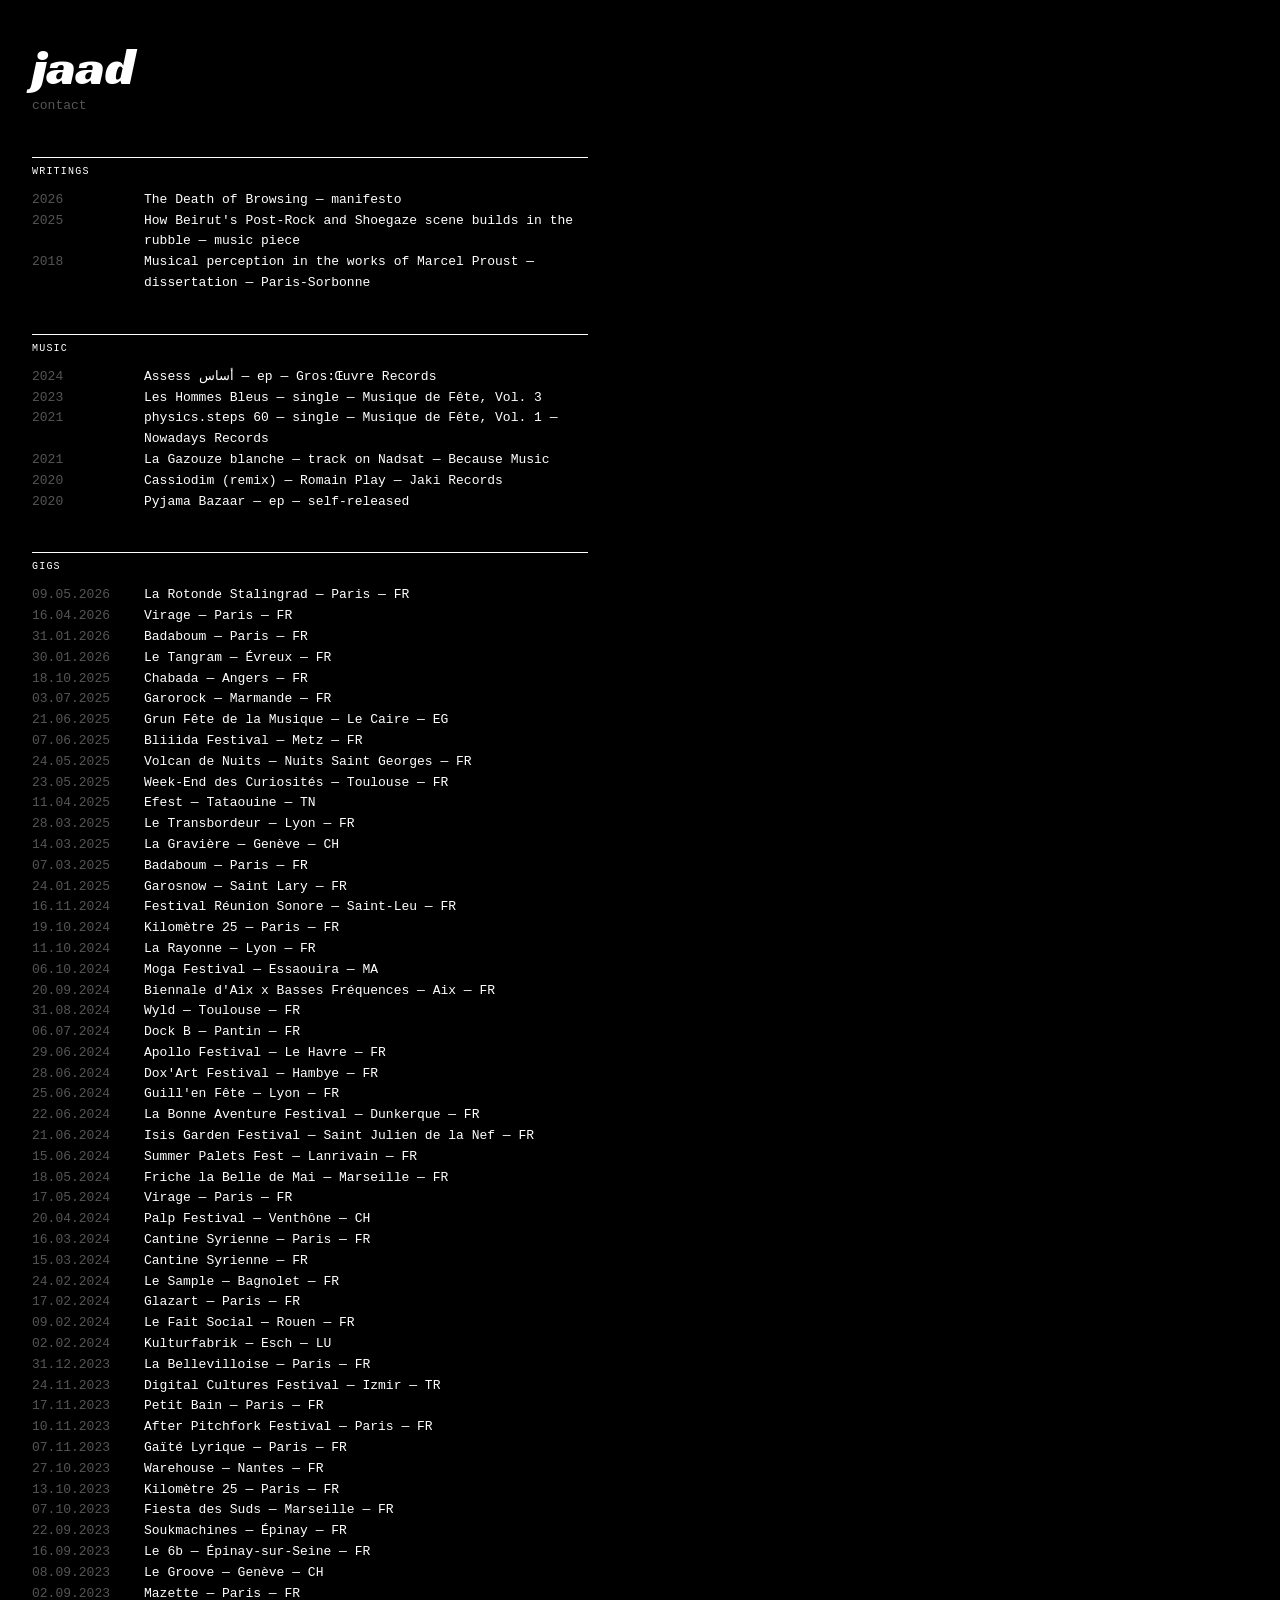
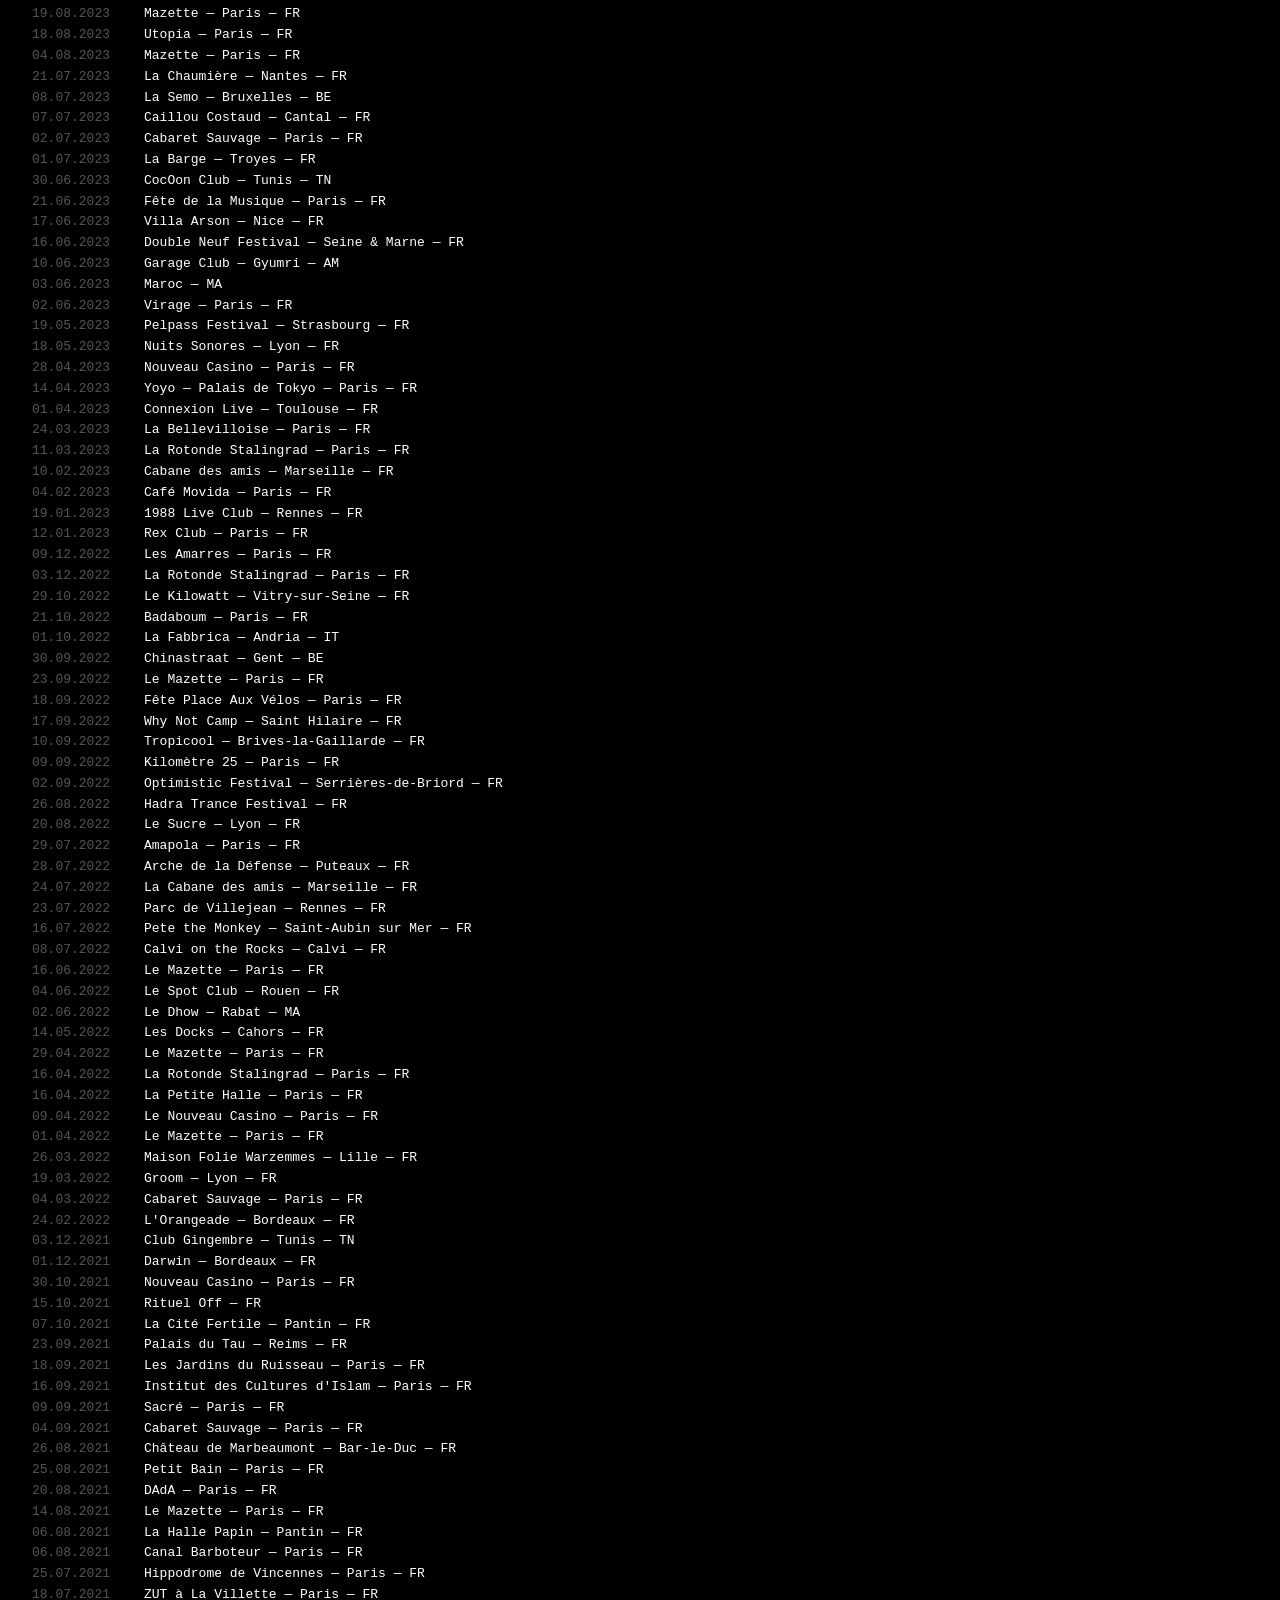
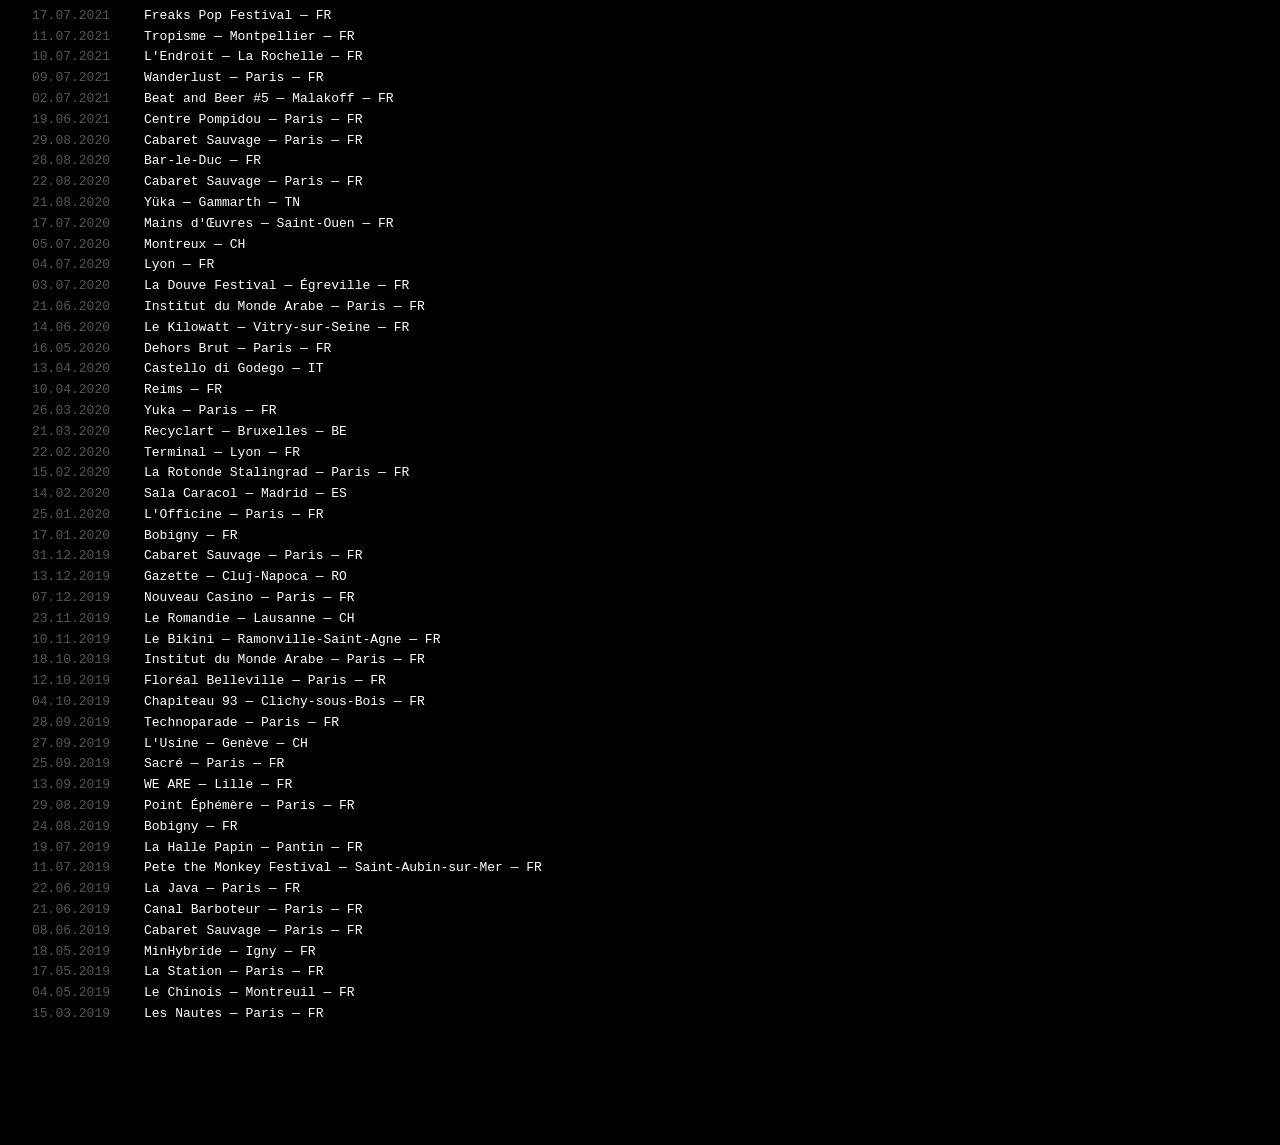
<file: index.html>
<!DOCTYPE html>
<html lang="en">
<head>
  <meta charset="UTF-8" />
  <meta name="viewport" content="width=device-width, initial-scale=1.0" />
  <title>jaad</title>
  <meta name="description" content="jaad — writer, musician." />
  <link rel="stylesheet" href="style.css" />
</head>
<body class="theme-mono">
<div class="wrap">

  <div class="top">jaad</div>
  <div class="foot"><a href="mailto:hello.jaad.contact@gmail.com">contact</a></div>

  <div class="block" id="writings">
    <div class="block-label">writings</div>
    <div class="line"><span class="d">2026</span><span class="c"><a href="manifesto.html">The Death of Browsing</a> — manifesto</span></div>
    <div class="line"><span class="d">2025</span><span class="c"><a href="essay-beirut.html">How Beirut's Post-Rock and Shoegaze scene builds in the rubble</a> — music piece</span></div>
    <div class="line"><span class="d">2018</span><span class="c"><a href="essay-proust.html">Musical perception in the works of Marcel Proust</a> — dissertation — Paris-Sorbonne</span></div>
  </div>

  <div class="block" id="music">
    <div class="block-label">music</div>
    <div class="line"><span class="d">2024</span><span class="c"><a href="https://kabylieminogueassess.bandcamp.com/album/assess" target="_blank" rel="noopener">Assess أساس</a> — ep — Gros:Œuvre Records</span></div>
    <div class="line"><span class="d">2023</span><span class="c">Les Hommes Bleus — single — Musique de Fête, Vol. 3</span></div>
    <div class="line"><span class="d">2021</span><span class="c">physics.steps 60 — single — Musique de Fête, Vol. 1 — Nowadays Records</span></div>
    <div class="line"><span class="d">2021</span><span class="c">La Gazouze blanche — track on Nadsat — Because Music</span></div>
    <div class="line"><span class="d">2020</span><span class="c">Cassiodim (remix) — Romain Play — Jaki Records</span></div>
    <div class="line"><span class="d">2020</span><span class="c"><a href="https://soundcloud.com/kabylieminogue" target="_blank" rel="noopener">Pyjama Bazaar</a> — ep — self-released</span></div>
  </div>

  <div class="block" id="gigs">
    <div class="block-label">gigs</div>

    <div class="line"><span class="d">09.05.2026</span><span class="c">La Rotonde Stalingrad — Paris — FR</span></div>
    <div class="line"><span class="d">16.04.2026</span><span class="c">Virage — Paris — FR</span></div>
    <div class="line"><span class="d">31.01.2026</span><span class="c">Badaboum — Paris — FR</span></div>
    <div class="line"><span class="d">30.01.2026</span><span class="c">Le Tangram — Évreux — FR</span></div>

    <div class="line"><span class="d">18.10.2025</span><span class="c">Chabada — Angers — FR</span></div>
    <div class="line"><span class="d">03.07.2025</span><span class="c">Garorock — Marmande — FR</span></div>
    <div class="line"><span class="d">21.06.2025</span><span class="c">Grun Fête de la Musique — Le Caire — EG</span></div>
    <div class="line"><span class="d">07.06.2025</span><span class="c">Bliiida Festival — Metz — FR</span></div>
    <div class="line"><span class="d">24.05.2025</span><span class="c">Volcan de Nuits — Nuits Saint Georges — FR</span></div>
    <div class="line"><span class="d">23.05.2025</span><span class="c">Week-End des Curiosités — Toulouse — FR</span></div>
    <div class="line"><span class="d">11.04.2025</span><span class="c">Efest — Tataouine — TN</span></div>
    <div class="line"><span class="d">28.03.2025</span><span class="c">Le Transbordeur — Lyon — FR</span></div>
    <div class="line"><span class="d">14.03.2025</span><span class="c">La Gravière — Genève — CH</span></div>
    <div class="line"><span class="d">07.03.2025</span><span class="c">Badaboum — Paris — FR</span></div>
    <div class="line"><span class="d">24.01.2025</span><span class="c">Garosnow — Saint Lary — FR</span></div>

    <div class="line"><span class="d">16.11.2024</span><span class="c">Festival Réunion Sonore — Saint-Leu — FR</span></div>
    <div class="line"><span class="d">19.10.2024</span><span class="c">Kilomètre 25 — Paris — FR</span></div>
    <div class="line"><span class="d">11.10.2024</span><span class="c">La Rayonne — Lyon — FR</span></div>
    <div class="line"><span class="d">06.10.2024</span><span class="c">Moga Festival — Essaouira — MA</span></div>
    <div class="line"><span class="d">20.09.2024</span><span class="c">Biennale d'Aix x Basses Fréquences — Aix — FR</span></div>
    <div class="line"><span class="d">31.08.2024</span><span class="c">Wyld — Toulouse — FR</span></div>
    <div class="line"><span class="d">06.07.2024</span><span class="c">Dock B — Pantin — FR</span></div>
    <div class="line"><span class="d">29.06.2024</span><span class="c">Apollo Festival — Le Havre — FR</span></div>
    <div class="line"><span class="d">28.06.2024</span><span class="c">Dox'Art Festival — Hambye — FR</span></div>
    <div class="line"><span class="d">25.06.2024</span><span class="c">Guill'en Fête — Lyon — FR</span></div>
    <div class="line"><span class="d">22.06.2024</span><span class="c">La Bonne Aventure Festival — Dunkerque — FR</span></div>
    <div class="line"><span class="d">21.06.2024</span><span class="c">Isis Garden Festival — Saint Julien de la Nef — FR</span></div>
    <div class="line"><span class="d">15.06.2024</span><span class="c">Summer Palets Fest — Lanrivain — FR</span></div>
    <div class="line"><span class="d">18.05.2024</span><span class="c">Friche la Belle de Mai — Marseille — FR</span></div>
    <div class="line"><span class="d">17.05.2024</span><span class="c">Virage — Paris — FR</span></div>
    <div class="line"><span class="d">20.04.2024</span><span class="c">Palp Festival — Venthône — CH</span></div>
    <div class="line"><span class="d">16.03.2024</span><span class="c">Cantine Syrienne — Paris — FR</span></div>
    <div class="line"><span class="d">15.03.2024</span><span class="c">Cantine Syrienne — FR</span></div>
    <div class="line"><span class="d">24.02.2024</span><span class="c">Le Sample — Bagnolet — FR</span></div>
    <div class="line"><span class="d">17.02.2024</span><span class="c">Glazart — Paris — FR</span></div>
    <div class="line"><span class="d">09.02.2024</span><span class="c">Le Fait Social — Rouen — FR</span></div>
    <div class="line"><span class="d">02.02.2024</span><span class="c">Kulturfabrik — Esch — LU</span></div>

    <div class="line"><span class="d">31.12.2023</span><span class="c">La Bellevilloise — Paris — FR</span></div>
    <div class="line"><span class="d">24.11.2023</span><span class="c">Digital Cultures Festival — Izmir — TR</span></div>
    <div class="line"><span class="d">17.11.2023</span><span class="c">Petit Bain — Paris — FR</span></div>
    <div class="line"><span class="d">10.11.2023</span><span class="c">After Pitchfork Festival — Paris — FR</span></div>
    <div class="line"><span class="d">07.11.2023</span><span class="c">Gaïté Lyrique — Paris — FR</span></div>
    <div class="line"><span class="d">27.10.2023</span><span class="c">Warehouse — Nantes — FR</span></div>
    <div class="line"><span class="d">13.10.2023</span><span class="c">Kilomètre 25 — Paris — FR</span></div>
    <div class="line"><span class="d">07.10.2023</span><span class="c">Fiesta des Suds — Marseille — FR</span></div>
    <div class="line"><span class="d">22.09.2023</span><span class="c">Soukmachines — Épinay — FR</span></div>
    <div class="line"><span class="d">16.09.2023</span><span class="c">Le 6b — Épinay-sur-Seine — FR</span></div>
    <div class="line"><span class="d">08.09.2023</span><span class="c">Le Groove — Genève — CH</span></div>
    <div class="line"><span class="d">02.09.2023</span><span class="c">Mazette — Paris — FR</span></div>
    <div class="line"><span class="d">19.08.2023</span><span class="c">Mazette — Paris — FR</span></div>
    <div class="line"><span class="d">18.08.2023</span><span class="c">Utopia — Paris — FR</span></div>
    <div class="line"><span class="d">04.08.2023</span><span class="c">Mazette — Paris — FR</span></div>
    <div class="line"><span class="d">21.07.2023</span><span class="c">La Chaumière — Nantes — FR</span></div>
    <div class="line"><span class="d">08.07.2023</span><span class="c">La Semo — Bruxelles — BE</span></div>
    <div class="line"><span class="d">07.07.2023</span><span class="c">Caillou Costaud — Cantal — FR</span></div>
    <div class="line"><span class="d">02.07.2023</span><span class="c">Cabaret Sauvage — Paris — FR</span></div>
    <div class="line"><span class="d">01.07.2023</span><span class="c">La Barge — Troyes — FR</span></div>
    <div class="line"><span class="d">30.06.2023</span><span class="c">CocOon Club — Tunis — TN</span></div>
    <div class="line"><span class="d">21.06.2023</span><span class="c">Fête de la Musique — Paris — FR</span></div>
    <div class="line"><span class="d">17.06.2023</span><span class="c">Villa Arson — Nice — FR</span></div>
    <div class="line"><span class="d">16.06.2023</span><span class="c">Double Neuf Festival — Seine & Marne — FR</span></div>
    <div class="line"><span class="d">10.06.2023</span><span class="c">Garage Club — Gyumri — AM</span></div>
    <div class="line"><span class="d">03.06.2023</span><span class="c">Maroc — MA</span></div>
    <div class="line"><span class="d">02.06.2023</span><span class="c">Virage — Paris — FR</span></div>
    <div class="line"><span class="d">19.05.2023</span><span class="c">Pelpass Festival — Strasbourg — FR</span></div>
    <div class="line"><span class="d">18.05.2023</span><span class="c">Nuits Sonores — Lyon — FR</span></div>
    <div class="line"><span class="d">28.04.2023</span><span class="c">Nouveau Casino — Paris — FR</span></div>
    <div class="line"><span class="d">14.04.2023</span><span class="c">Yoyo — Palais de Tokyo — Paris — FR</span></div>
    <div class="line"><span class="d">01.04.2023</span><span class="c">Connexion Live — Toulouse — FR</span></div>
    <div class="line"><span class="d">24.03.2023</span><span class="c">La Bellevilloise — Paris — FR</span></div>
    <div class="line"><span class="d">11.03.2023</span><span class="c">La Rotonde Stalingrad — Paris — FR</span></div>
    <div class="line"><span class="d">10.02.2023</span><span class="c">Cabane des amis — Marseille — FR</span></div>
    <div class="line"><span class="d">04.02.2023</span><span class="c">Café Movida — Paris — FR</span></div>
    <div class="line"><span class="d">19.01.2023</span><span class="c">1988 Live Club — Rennes — FR</span></div>
    <div class="line"><span class="d">12.01.2023</span><span class="c">Rex Club — Paris — FR</span></div>

    <div class="line"><span class="d">09.12.2022</span><span class="c">Les Amarres — Paris — FR</span></div>
    <div class="line"><span class="d">03.12.2022</span><span class="c">La Rotonde Stalingrad — Paris — FR</span></div>
    <div class="line"><span class="d">29.10.2022</span><span class="c">Le Kilowatt — Vitry-sur-Seine — FR</span></div>
    <div class="line"><span class="d">21.10.2022</span><span class="c">Badaboum — Paris — FR</span></div>
    <div class="line"><span class="d">01.10.2022</span><span class="c">La Fabbrica — Andria — IT</span></div>
    <div class="line"><span class="d">30.09.2022</span><span class="c">Chinastraat — Gent — BE</span></div>
    <div class="line"><span class="d">23.09.2022</span><span class="c">Le Mazette — Paris — FR</span></div>
    <div class="line"><span class="d">18.09.2022</span><span class="c">Fête Place Aux Vélos — Paris — FR</span></div>
    <div class="line"><span class="d">17.09.2022</span><span class="c">Why Not Camp — Saint Hilaire — FR</span></div>
    <div class="line"><span class="d">10.09.2022</span><span class="c">Tropicool — Brives-la-Gaillarde — FR</span></div>
    <div class="line"><span class="d">09.09.2022</span><span class="c">Kilomètre 25 — Paris — FR</span></div>
    <div class="line"><span class="d">02.09.2022</span><span class="c">Optimistic Festival — Serrières-de-Briord — FR</span></div>
    <div class="line"><span class="d">26.08.2022</span><span class="c">Hadra Trance Festival — FR</span></div>
    <div class="line"><span class="d">20.08.2022</span><span class="c">Le Sucre — Lyon — FR</span></div>
    <div class="line"><span class="d">29.07.2022</span><span class="c">Amapola — Paris — FR</span></div>
    <div class="line"><span class="d">28.07.2022</span><span class="c">Arche de la Défense — Puteaux — FR</span></div>
    <div class="line"><span class="d">24.07.2022</span><span class="c">La Cabane des amis — Marseille — FR</span></div>
    <div class="line"><span class="d">23.07.2022</span><span class="c">Parc de Villejean — Rennes — FR</span></div>
    <div class="line"><span class="d">16.07.2022</span><span class="c">Pete the Monkey — Saint-Aubin sur Mer — FR</span></div>
    <div class="line"><span class="d">08.07.2022</span><span class="c">Calvi on the Rocks — Calvi — FR</span></div>
    <div class="line"><span class="d">16.06.2022</span><span class="c">Le Mazette — Paris — FR</span></div>
    <div class="line"><span class="d">04.06.2022</span><span class="c">Le Spot Club — Rouen — FR</span></div>
    <div class="line"><span class="d">02.06.2022</span><span class="c">Le Dhow — Rabat — MA</span></div>
    <div class="line"><span class="d">14.05.2022</span><span class="c">Les Docks — Cahors — FR</span></div>
    <div class="line"><span class="d">29.04.2022</span><span class="c">Le Mazette — Paris — FR</span></div>
    <div class="line"><span class="d">16.04.2022</span><span class="c">La Rotonde Stalingrad — Paris — FR</span></div>
    <div class="line"><span class="d">16.04.2022</span><span class="c">La Petite Halle — Paris — FR</span></div>
    <div class="line"><span class="d">09.04.2022</span><span class="c">Le Nouveau Casino — Paris — FR</span></div>
    <div class="line"><span class="d">01.04.2022</span><span class="c">Le Mazette — Paris — FR</span></div>
    <div class="line"><span class="d">26.03.2022</span><span class="c">Maison Folie Warzemmes — Lille — FR</span></div>
    <div class="line"><span class="d">19.03.2022</span><span class="c">Groom — Lyon — FR</span></div>
    <div class="line"><span class="d">04.03.2022</span><span class="c">Cabaret Sauvage — Paris — FR</span></div>
    <div class="line"><span class="d">24.02.2022</span><span class="c">L'Orangeade — Bordeaux — FR</span></div>

    <div class="line"><span class="d">03.12.2021</span><span class="c">Club Gingembre — Tunis — TN</span></div>
    <div class="line"><span class="d">01.12.2021</span><span class="c">Darwin — Bordeaux — FR</span></div>
    <div class="line"><span class="d">30.10.2021</span><span class="c">Nouveau Casino — Paris — FR</span></div>
    <div class="line"><span class="d">15.10.2021</span><span class="c">Rituel Off — FR</span></div>
    <div class="line"><span class="d">07.10.2021</span><span class="c">La Cité Fertile — Pantin — FR</span></div>
    <div class="line"><span class="d">23.09.2021</span><span class="c">Palais du Tau — Reims — FR</span></div>
    <div class="line"><span class="d">18.09.2021</span><span class="c">Les Jardins du Ruisseau — Paris — FR</span></div>
    <div class="line"><span class="d">16.09.2021</span><span class="c">Institut des Cultures d'Islam — Paris — FR</span></div>
    <div class="line"><span class="d">09.09.2021</span><span class="c">Sacré — Paris — FR</span></div>
    <div class="line"><span class="d">04.09.2021</span><span class="c">Cabaret Sauvage — Paris — FR</span></div>
    <div class="line"><span class="d">26.08.2021</span><span class="c">Château de Marbeaumont — Bar-le-Duc — FR</span></div>
    <div class="line"><span class="d">25.08.2021</span><span class="c">Petit Bain — Paris — FR</span></div>
    <div class="line"><span class="d">20.08.2021</span><span class="c">DAdA — Paris — FR</span></div>
    <div class="line"><span class="d">14.08.2021</span><span class="c">Le Mazette — Paris — FR</span></div>
    <div class="line"><span class="d">06.08.2021</span><span class="c">La Halle Papin — Pantin — FR</span></div>
    <div class="line"><span class="d">06.08.2021</span><span class="c">Canal Barboteur — Paris — FR</span></div>
    <div class="line"><span class="d">25.07.2021</span><span class="c">Hippodrome de Vincennes — Paris — FR</span></div>
    <div class="line"><span class="d">18.07.2021</span><span class="c">ZUT à La Villette — Paris — FR</span></div>
    <div class="line"><span class="d">17.07.2021</span><span class="c">Freaks Pop Festival — FR</span></div>
    <div class="line"><span class="d">11.07.2021</span><span class="c">Tropisme — Montpellier — FR</span></div>
    <div class="line"><span class="d">10.07.2021</span><span class="c">L'Endroit — La Rochelle — FR</span></div>
    <div class="line"><span class="d">09.07.2021</span><span class="c">Wanderlust — Paris — FR</span></div>
    <div class="line"><span class="d">02.07.2021</span><span class="c">Beat and Beer #5 — Malakoff — FR</span></div>
    <div class="line"><span class="d">19.06.2021</span><span class="c">Centre Pompidou — Paris — FR</span></div>

    <div class="line"><span class="d">29.08.2020</span><span class="c">Cabaret Sauvage — Paris — FR</span></div>
    <div class="line"><span class="d">28.08.2020</span><span class="c">Bar-le-Duc — FR</span></div>
    <div class="line"><span class="d">22.08.2020</span><span class="c">Cabaret Sauvage — Paris — FR</span></div>
    <div class="line"><span class="d">21.08.2020</span><span class="c">Yüka — Gammarth — TN</span></div>
    <div class="line"><span class="d">17.07.2020</span><span class="c">Mains d'Œuvres — Saint-Ouen — FR</span></div>
    <div class="line"><span class="d">05.07.2020</span><span class="c">Montreux — CH</span></div>
    <div class="line"><span class="d">04.07.2020</span><span class="c">Lyon — FR</span></div>
    <div class="line"><span class="d">03.07.2020</span><span class="c">La Douve Festival — Égreville — FR</span></div>
    <div class="line"><span class="d">21.06.2020</span><span class="c">Institut du Monde Arabe — Paris — FR</span></div>
    <div class="line"><span class="d">14.06.2020</span><span class="c">Le Kilowatt — Vitry-sur-Seine — FR</span></div>
    <div class="line"><span class="d">16.05.2020</span><span class="c">Dehors Brut — Paris — FR</span></div>
    <div class="line"><span class="d">13.04.2020</span><span class="c">Castello di Godego — IT</span></div>
    <div class="line"><span class="d">10.04.2020</span><span class="c">Reims — FR</span></div>
    <div class="line"><span class="d">26.03.2020</span><span class="c">Yuka — Paris — FR</span></div>
    <div class="line"><span class="d">21.03.2020</span><span class="c">Recyclart — Bruxelles — BE</span></div>
    <div class="line"><span class="d">22.02.2020</span><span class="c">Terminal — Lyon — FR</span></div>
    <div class="line"><span class="d">15.02.2020</span><span class="c">La Rotonde Stalingrad — Paris — FR</span></div>
    <div class="line"><span class="d">14.02.2020</span><span class="c">Sala Caracol — Madrid — ES</span></div>
    <div class="line"><span class="d">25.01.2020</span><span class="c">L'Officine — Paris — FR</span></div>
    <div class="line"><span class="d">17.01.2020</span><span class="c">Bobigny — FR</span></div>

    <div class="line"><span class="d">31.12.2019</span><span class="c">Cabaret Sauvage — Paris — FR</span></div>
    <div class="line"><span class="d">13.12.2019</span><span class="c">Gazette — Cluj-Napoca — RO</span></div>
    <div class="line"><span class="d">07.12.2019</span><span class="c">Nouveau Casino — Paris — FR</span></div>
    <div class="line"><span class="d">23.11.2019</span><span class="c">Le Romandie — Lausanne — CH</span></div>
    <div class="line"><span class="d">10.11.2019</span><span class="c">Le Bikini — Ramonville-Saint-Agne — FR</span></div>
    <div class="line"><span class="d">18.10.2019</span><span class="c">Institut du Monde Arabe — Paris — FR</span></div>
    <div class="line"><span class="d">12.10.2019</span><span class="c">Floréal Belleville — Paris — FR</span></div>
    <div class="line"><span class="d">04.10.2019</span><span class="c">Chapiteau 93 — Clichy-sous-Bois — FR</span></div>
    <div class="line"><span class="d">28.09.2019</span><span class="c">Technoparade — Paris — FR</span></div>
    <div class="line"><span class="d">27.09.2019</span><span class="c">L'Usine — Genève — CH</span></div>
    <div class="line"><span class="d">25.09.2019</span><span class="c">Sacré — Paris — FR</span></div>
    <div class="line"><span class="d">13.09.2019</span><span class="c">WE ARE — Lille — FR</span></div>
    <div class="line"><span class="d">29.08.2019</span><span class="c">Point Éphémère — Paris — FR</span></div>
    <div class="line"><span class="d">24.08.2019</span><span class="c">Bobigny — FR</span></div>
    <div class="line"><span class="d">19.07.2019</span><span class="c">La Halle Papin — Pantin — FR</span></div>
    <div class="line"><span class="d">11.07.2019</span><span class="c">Pete the Monkey Festival — Saint-Aubin-sur-Mer — FR</span></div>
    <div class="line"><span class="d">22.06.2019</span><span class="c">La Java — Paris — FR</span></div>
    <div class="line"><span class="d">21.06.2019</span><span class="c">Canal Barboteur — Paris — FR</span></div>
    <div class="line"><span class="d">08.06.2019</span><span class="c">Cabaret Sauvage — Paris — FR</span></div>
    <div class="line"><span class="d">18.05.2019</span><span class="c">MinHybride — Igny — FR</span></div>
    <div class="line"><span class="d">17.05.2019</span><span class="c">La Station — Paris — FR</span></div>
    <div class="line"><span class="d">04.05.2019</span><span class="c">Le Chinois — Montreuil — FR</span></div>
    <div class="line"><span class="d">15.03.2019</span><span class="c">Les Nautes — Paris — FR</span></div>
  </div>


</div>
</body>
</html>
</file>
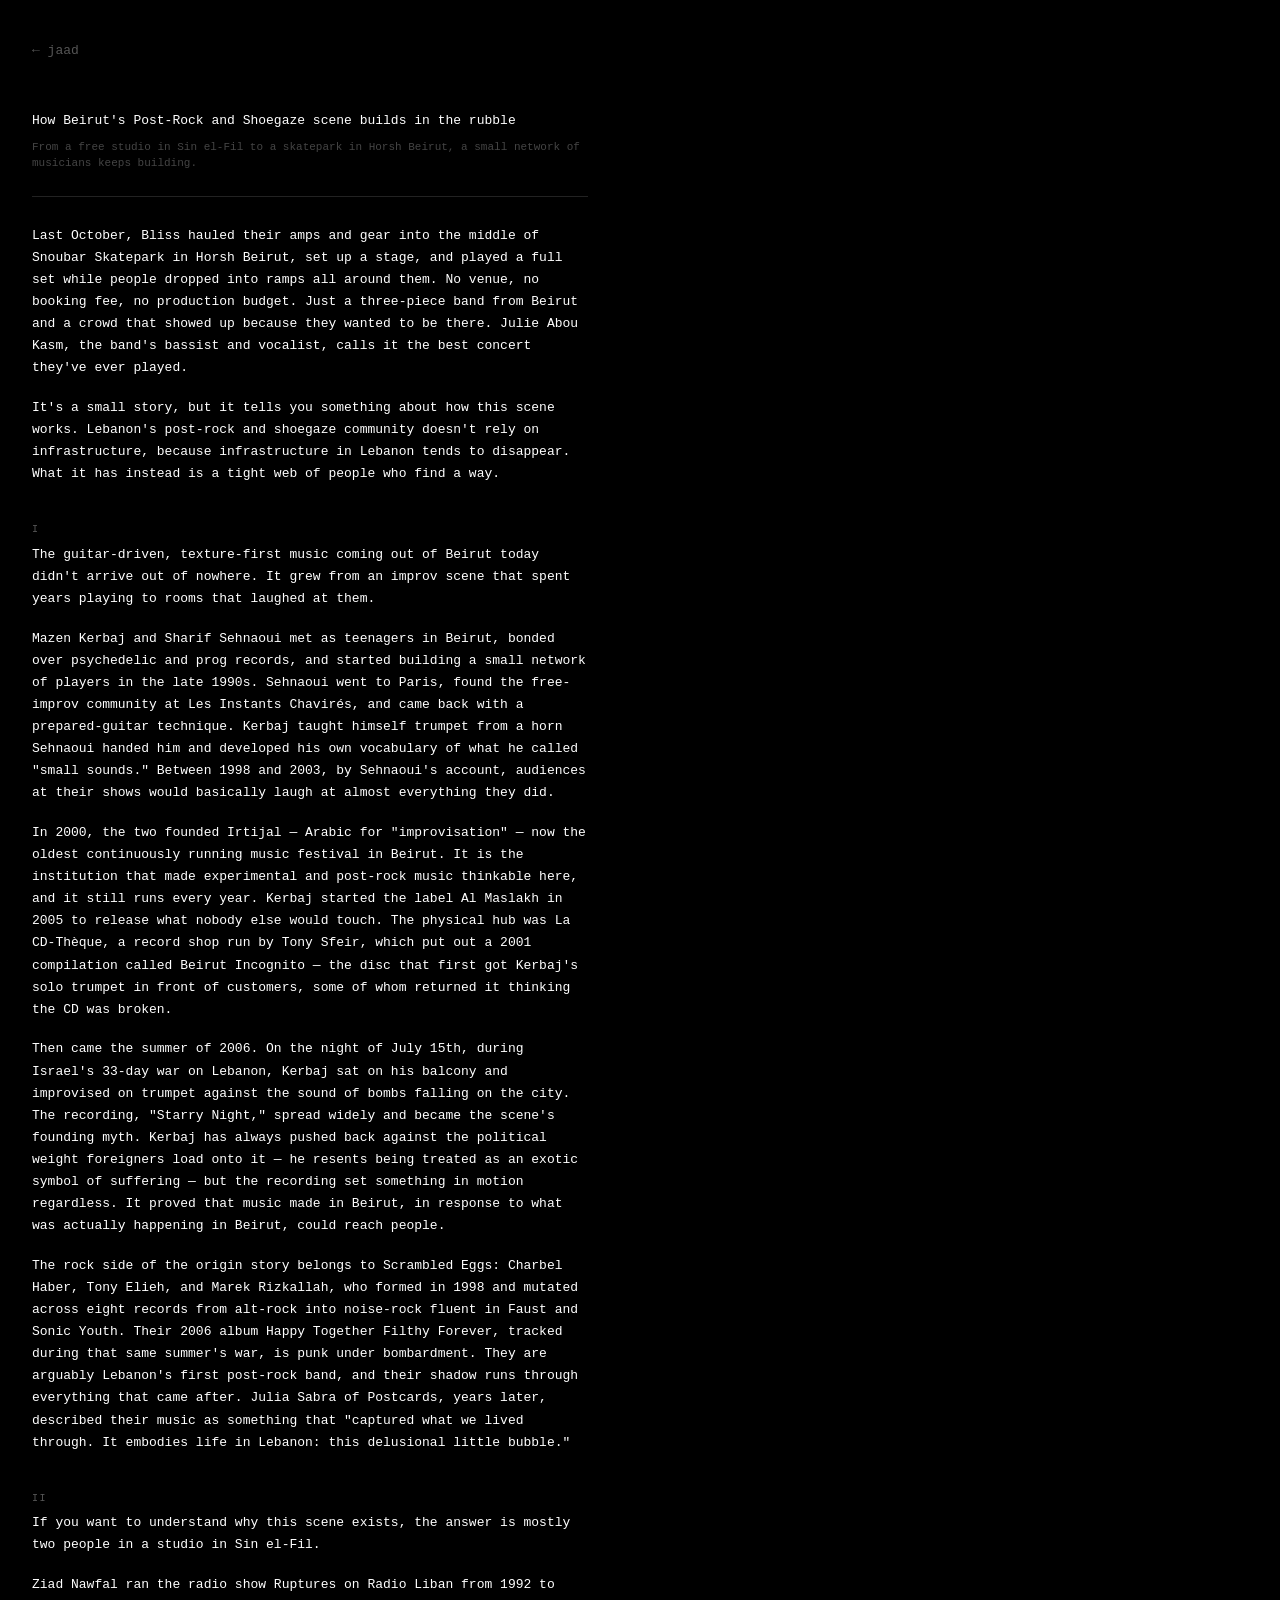
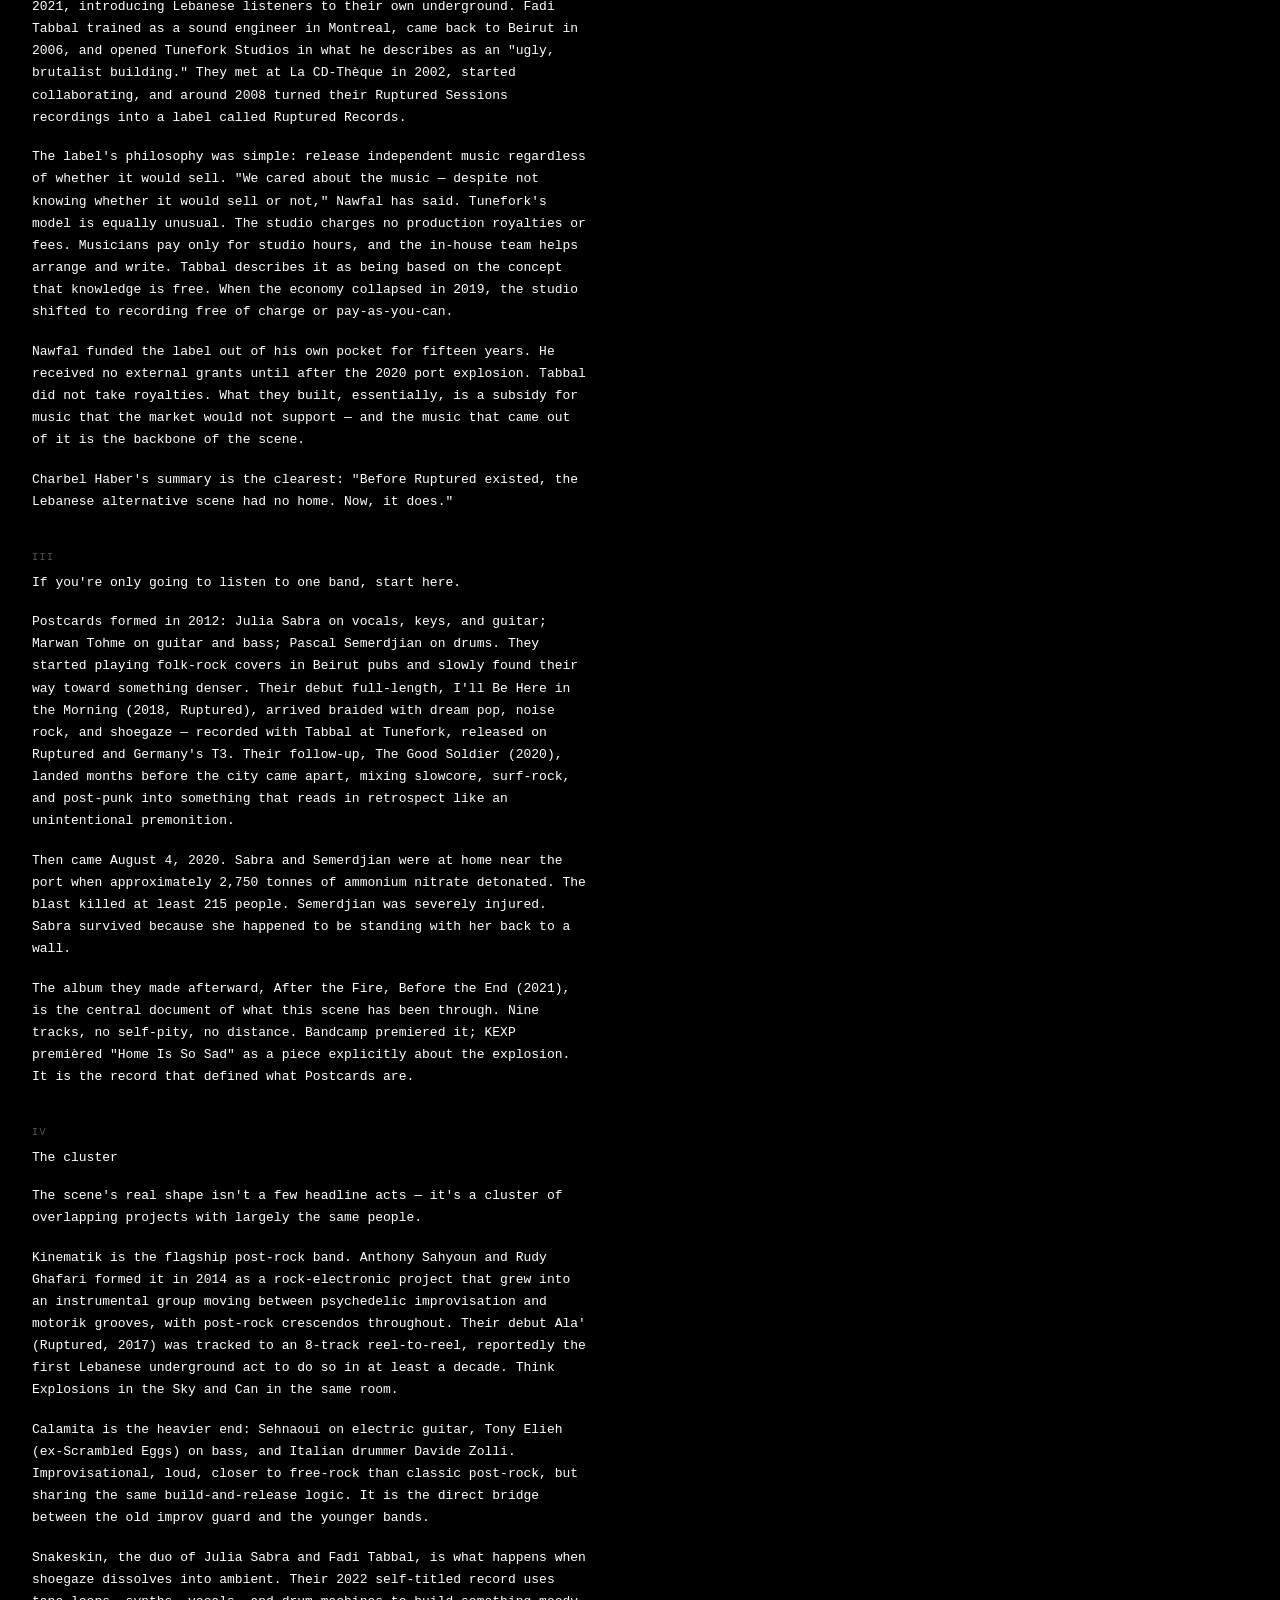
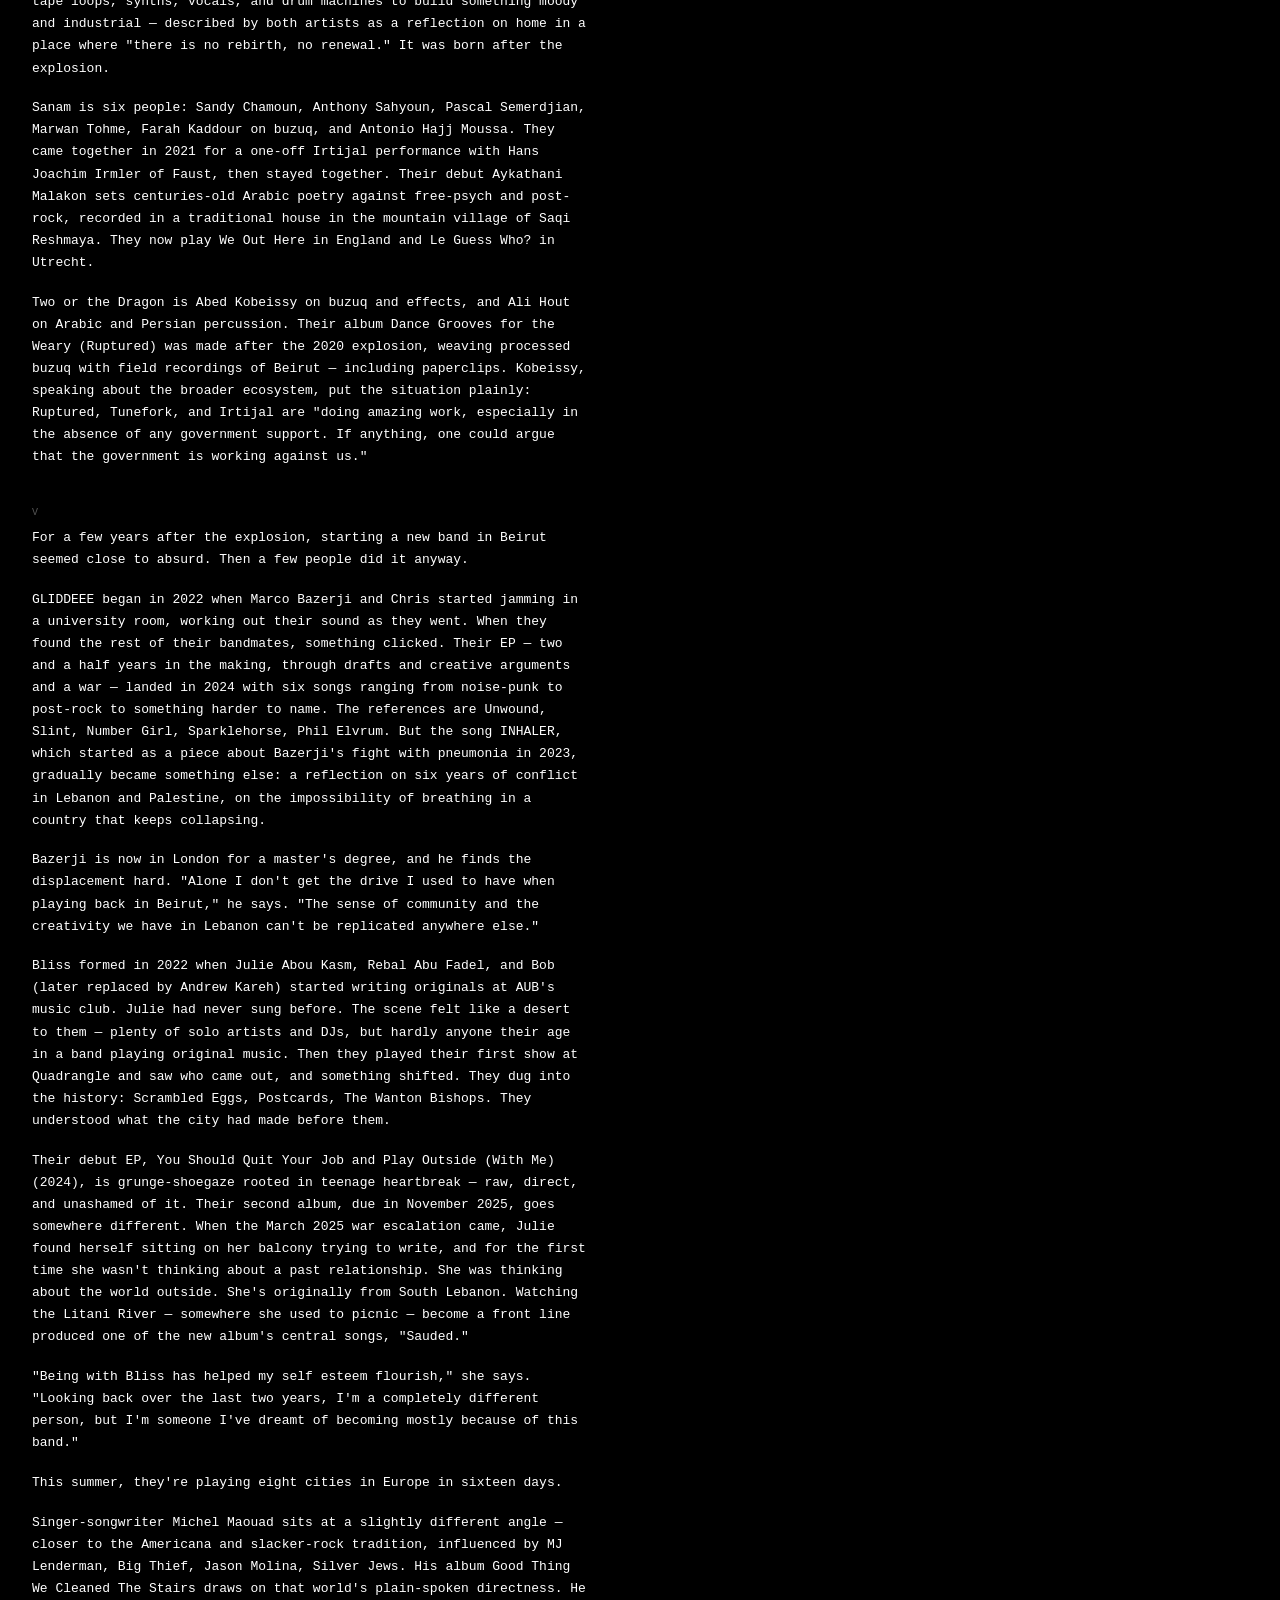
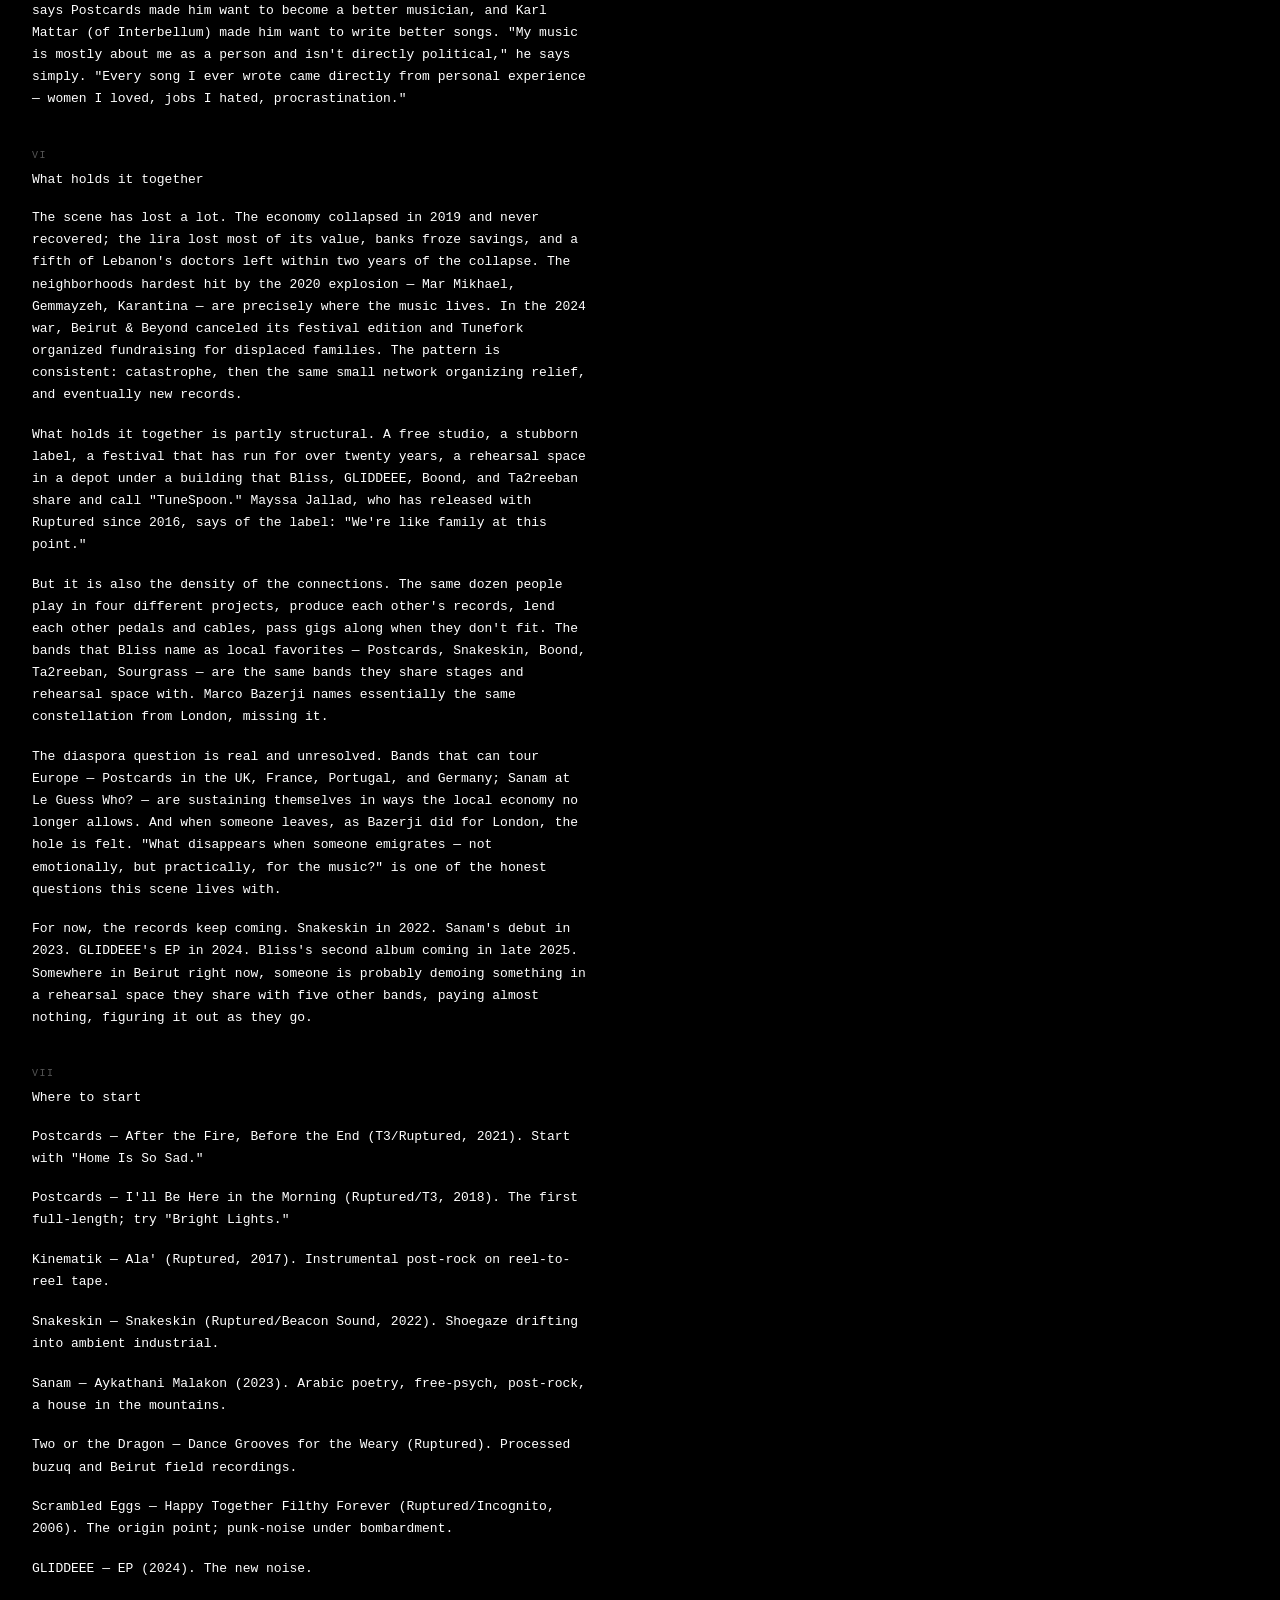
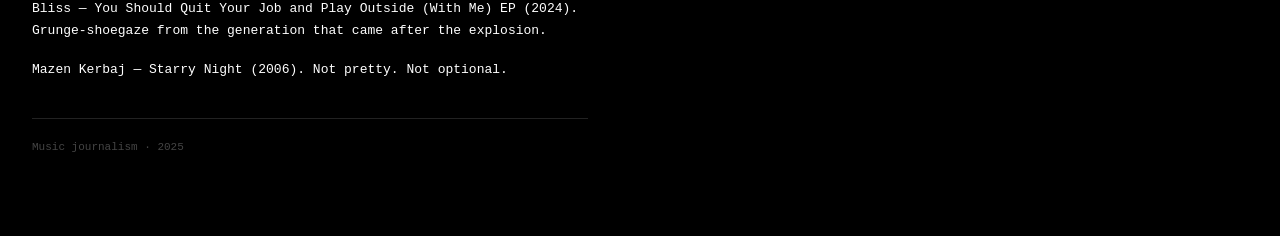
<file: essay-beirut.html>
<!DOCTYPE html>
<html lang="en">
<head>
  <meta charset="UTF-8" />
  <meta name="viewport" content="width=device-width, initial-scale=1.0" />
  <title>How Beirut's Post-Rock and Shoegaze scene builds in the rubble — jaad</title>
  <link rel="stylesheet" href="style.css" />
</head>
<body class="theme-serif">
<div class="wrap">

  <a class="back" href="index.html">← jaad</a>

  <h1>How Beirut's Post-Rock and Shoegaze scene builds in the rubble</h1>
  <p class="subtitle">From a free studio in Sin el-Fil to a skatepark in Horsh Beirut, a small network of musicians keeps building.</p>

  <hr>

  <p>Last October, Bliss hauled their amps and gear into the middle of Snoubar Skatepark in Horsh Beirut, set up a stage, and played a full set while people dropped into ramps all around them. No venue, no booking fee, no production budget. Just a three-piece band from Beirut and a crowd that showed up because they wanted to be there. Julie Abou Kasm, the band's bassist and vocalist, calls it the best concert they've ever played.</p>
  <p>It's a small story, but it tells you something about how this scene works. Lebanon's post-rock and shoegaze community doesn't rely on infrastructure, because infrastructure in Lebanon tends to disappear. What it has instead is a tight web of people who find a way.</p>

  <div class="section-block">
    <span class="sec-label">I</span>
    <p>The guitar-driven, texture-first music coming out of Beirut today didn't arrive out of nowhere. It grew from an improv scene that spent years playing to rooms that laughed at them.</p>
    <p>Mazen Kerbaj and Sharif Sehnaoui met as teenagers in Beirut, bonded over psychedelic and prog records, and started building a small network of players in the late 1990s. Sehnaoui went to Paris, found the free-improv community at Les Instants Chavirés, and came back with a prepared-guitar technique. Kerbaj taught himself trumpet from a horn Sehnaoui handed him and developed his own vocabulary of what he called "small sounds." Between 1998 and 2003, by Sehnaoui's account, audiences at their shows would basically laugh at almost everything they did.</p>
    <p>In 2000, the two founded Irtijal — Arabic for "improvisation" — now the oldest continuously running music festival in Beirut. It is the institution that made experimental and post-rock music thinkable here, and it still runs every year. Kerbaj started the label Al Maslakh in 2005 to release what nobody else would touch. The physical hub was La CD-Thèque, a record shop run by Tony Sfeir, which put out a 2001 compilation called Beirut Incognito — the disc that first got Kerbaj's solo trumpet in front of customers, some of whom returned it thinking the CD was broken.</p>
    <p>Then came the summer of 2006. On the night of July 15th, during Israel's 33-day war on Lebanon, Kerbaj sat on his balcony and improvised on trumpet against the sound of bombs falling on the city. The recording, "Starry Night," spread widely and became the scene's founding myth. Kerbaj has always pushed back against the political weight foreigners load onto it — he resents being treated as an exotic symbol of suffering — but the recording set something in motion regardless. It proved that music made in Beirut, in response to what was actually happening in Beirut, could reach people.</p>
    <p>The rock side of the origin story belongs to Scrambled Eggs: Charbel Haber, Tony Elieh, and Marek Rizkallah, who formed in 1998 and mutated across eight records from alt-rock into noise-rock fluent in Faust and Sonic Youth. Their 2006 album Happy Together Filthy Forever, tracked during that same summer's war, is punk under bombardment. They are arguably Lebanon's first post-rock band, and their shadow runs through everything that came after. Julia Sabra of Postcards, years later, described their music as something that "captured what we lived through. It embodies life in Lebanon: this delusional little bubble."</p>
  </div>

  <div class="section-block">
    <span class="sec-label">II</span>
    <p>If you want to understand why this scene exists, the answer is mostly two people in a studio in Sin el-Fil.</p>
    <p>Ziad Nawfal ran the radio show Ruptures on Radio Liban from 1992 to 2021, introducing Lebanese listeners to their own underground. Fadi Tabbal trained as a sound engineer in Montreal, came back to Beirut in 2006, and opened Tunefork Studios in what he describes as an "ugly, brutalist building." They met at La CD-Thèque in 2002, started collaborating, and around 2008 turned their Ruptured Sessions recordings into a label called Ruptured Records.</p>
    <p>The label's philosophy was simple: release independent music regardless of whether it would sell. "We cared about the music — despite not knowing whether it would sell or not," Nawfal has said. Tunefork's model is equally unusual. The studio charges no production royalties or fees. Musicians pay only for studio hours, and the in-house team helps arrange and write. Tabbal describes it as being based on the concept that knowledge is free. When the economy collapsed in 2019, the studio shifted to recording free of charge or pay-as-you-can.</p>
    <p>Nawfal funded the label out of his own pocket for fifteen years. He received no external grants until after the 2020 port explosion. Tabbal did not take royalties. What they built, essentially, is a subsidy for music that the market would not support — and the music that came out of it is the backbone of the scene.</p>
    <p>Charbel Haber's summary is the clearest: "Before Ruptured existed, the Lebanese alternative scene had no home. Now, it does."</p>
  </div>

  <div class="section-block">
    <span class="sec-label">III</span>
    <p>If you're only going to listen to one band, start here.</p>
    <p>Postcards formed in 2012: Julia Sabra on vocals, keys, and guitar; Marwan Tohme on guitar and bass; Pascal Semerdjian on drums. They started playing folk-rock covers in Beirut pubs and slowly found their way toward something denser. Their debut full-length, I'll Be Here in the Morning (2018, Ruptured), arrived braided with dream pop, noise rock, and shoegaze — recorded with Tabbal at Tunefork, released on Ruptured and Germany's T3. Their follow-up, The Good Soldier (2020), landed months before the city came apart, mixing slowcore, surf-rock, and post-punk into something that reads in retrospect like an unintentional premonition.</p>
    <p>Then came August 4, 2020. Sabra and Semerdjian were at home near the port when approximately 2,750 tonnes of ammonium nitrate detonated. The blast killed at least 215 people. Semerdjian was severely injured. Sabra survived because she happened to be standing with her back to a wall.</p>
    <p>The album they made afterward, After the Fire, Before the End (2021), is the central document of what this scene has been through. Nine tracks, no self-pity, no distance. Bandcamp premiered it; KEXP premièred "Home Is So Sad" as a piece explicitly about the explosion. It is the record that defined what Postcards are.</p>
  </div>

  <div class="section-block">
    <span class="sec-label">IV</span>
    <h2>The cluster</h2>
    <p>The scene's real shape isn't a few headline acts — it's a cluster of overlapping projects with largely the same people.</p>
    <p>Kinematik is the flagship post-rock band. Anthony Sahyoun and Rudy Ghafari formed it in 2014 as a rock-electronic project that grew into an instrumental group moving between psychedelic improvisation and motorik grooves, with post-rock crescendos throughout. Their debut Ala' (Ruptured, 2017) was tracked to an 8-track reel-to-reel, reportedly the first Lebanese underground act to do so in at least a decade. Think Explosions in the Sky and Can in the same room.</p>
    <p>Calamita is the heavier end: Sehnaoui on electric guitar, Tony Elieh (ex-Scrambled Eggs) on bass, and Italian drummer Davide Zolli. Improvisational, loud, closer to free-rock than classic post-rock, but sharing the same build-and-release logic. It is the direct bridge between the old improv guard and the younger bands.</p>
    <p>Snakeskin, the duo of Julia Sabra and Fadi Tabbal, is what happens when shoegaze dissolves into ambient. Their 2022 self-titled record uses tape loops, synths, vocals, and drum machines to build something moody and industrial — described by both artists as a reflection on home in a place where "there is no rebirth, no renewal." It was born after the explosion.</p>
    <p>Sanam is six people: Sandy Chamoun, Anthony Sahyoun, Pascal Semerdjian, Marwan Tohme, Farah Kaddour on buzuq, and Antonio Hajj Moussa. They came together in 2021 for a one-off Irtijal performance with Hans Joachim Irmler of Faust, then stayed together. Their debut Aykathani Malakon sets centuries-old Arabic poetry against free-psych and post-rock, recorded in a traditional house in the mountain village of Saqi Reshmaya. They now play We Out Here in England and Le Guess Who? in Utrecht.</p>
    <p>Two or the Dragon is Abed Kobeissy on buzuq and effects, and Ali Hout on Arabic and Persian percussion. Their album Dance Grooves for the Weary (Ruptured) was made after the 2020 explosion, weaving processed buzuq with field recordings of Beirut — including paperclips. Kobeissy, speaking about the broader ecosystem, put the situation plainly: Ruptured, Tunefork, and Irtijal are "doing amazing work, especially in the absence of any government support. If anything, one could argue that the government is working against us."</p>
  </div>

  <div class="section-block">
    <span class="sec-label">V</span>
    <p>For a few years after the explosion, starting a new band in Beirut seemed close to absurd. Then a few people did it anyway.</p>
    <p>GLIDDEEE began in 2022 when Marco Bazerji and Chris started jamming in a university room, working out their sound as they went. When they found the rest of their bandmates, something clicked. Their EP — two and a half years in the making, through drafts and creative arguments and a war — landed in 2024 with six songs ranging from noise-punk to post-rock to something harder to name. The references are Unwound, Slint, Number Girl, Sparklehorse, Phil Elvrum. But the song INHALER, which started as a piece about Bazerji's fight with pneumonia in 2023, gradually became something else: a reflection on six years of conflict in Lebanon and Palestine, on the impossibility of breathing in a country that keeps collapsing.</p>
    <p>Bazerji is now in London for a master's degree, and he finds the displacement hard. "Alone I don't get the drive I used to have when playing back in Beirut," he says. "The sense of community and the creativity we have in Lebanon can't be replicated anywhere else."</p>
    <p>Bliss formed in 2022 when Julie Abou Kasm, Rebal Abu Fadel, and Bob (later replaced by Andrew Kareh) started writing originals at AUB's music club. Julie had never sung before. The scene felt like a desert to them — plenty of solo artists and DJs, but hardly anyone their age in a band playing original music. Then they played their first show at Quadrangle and saw who came out, and something shifted. They dug into the history: Scrambled Eggs, Postcards, The Wanton Bishops. They understood what the city had made before them.</p>
    <p>Their debut EP, You Should Quit Your Job and Play Outside (With Me) (2024), is grunge-shoegaze rooted in teenage heartbreak — raw, direct, and unashamed of it. Their second album, due in November 2025, goes somewhere different. When the March 2025 war escalation came, Julie found herself sitting on her balcony trying to write, and for the first time she wasn't thinking about a past relationship. She was thinking about the world outside. She's originally from South Lebanon. Watching the Litani River — somewhere she used to picnic — become a front line produced one of the new album's central songs, "Sauded."</p>
    <p>"Being with Bliss has helped my self esteem flourish," she says. "Looking back over the last two years, I'm a completely different person, but I'm someone I've dreamt of becoming mostly because of this band."</p>
    <p>This summer, they're playing eight cities in Europe in sixteen days.</p>
    <p>Singer-songwriter Michel Maouad sits at a slightly different angle — closer to the Americana and slacker-rock tradition, influenced by MJ Lenderman, Big Thief, Jason Molina, Silver Jews. His album Good Thing We Cleaned The Stairs draws on that world's plain-spoken directness. He says Postcards made him want to become a better musician, and Karl Mattar (of Interbellum) made him want to write better songs. "My music is mostly about me as a person and isn't directly political," he says simply. "Every song I ever wrote came directly from personal experience — women I loved, jobs I hated, procrastination."</p>
  </div>

  <div class="section-block">
    <span class="sec-label">VI</span>
    <h2>What holds it together</h2>
    <p>The scene has lost a lot. The economy collapsed in 2019 and never recovered; the lira lost most of its value, banks froze savings, and a fifth of Lebanon's doctors left within two years of the collapse. The neighborhoods hardest hit by the 2020 explosion — Mar Mikhael, Gemmayzeh, Karantina — are precisely where the music lives. In the 2024 war, Beirut &amp; Beyond canceled its festival edition and Tunefork organized fundraising for displaced families. The pattern is consistent: catastrophe, then the same small network organizing relief, and eventually new records.</p>
    <p>What holds it together is partly structural. A free studio, a stubborn label, a festival that has run for over twenty years, a rehearsal space in a depot under a building that Bliss, GLIDDEEE, Boond, and Ta2reeban share and call "TuneSpoon." Mayssa Jallad, who has released with Ruptured since 2016, says of the label: "We're like family at this point."</p>
    <p>But it is also the density of the connections. The same dozen people play in four different projects, produce each other's records, lend each other pedals and cables, pass gigs along when they don't fit. The bands that Bliss name as local favorites — Postcards, Snakeskin, Boond, Ta2reeban, Sourgrass — are the same bands they share stages and rehearsal space with. Marco Bazerji names essentially the same constellation from London, missing it.</p>
    <p>The diaspora question is real and unresolved. Bands that can tour Europe — Postcards in the UK, France, Portugal, and Germany; Sanam at Le Guess Who? — are sustaining themselves in ways the local economy no longer allows. And when someone leaves, as Bazerji did for London, the hole is felt. "What disappears when someone emigrates — not emotionally, but practically, for the music?" is one of the honest questions this scene lives with.</p>
    <p>For now, the records keep coming. Snakeskin in 2022. Sanam's debut in 2023. GLIDDEEE's EP in 2024. Bliss's second album coming in late 2025. Somewhere in Beirut right now, someone is probably demoing something in a rehearsal space they share with five other bands, paying almost nothing, figuring it out as they go.</p>
  </div>

  <div class="section-block">
    <span class="sec-label">VII</span>
    <h2>Where to start</h2>
    <p>Postcards — After the Fire, Before the End (T3/Ruptured, 2021). Start with "Home Is So Sad."</p>
    <p>Postcards — I'll Be Here in the Morning (Ruptured/T3, 2018). The first full-length; try "Bright Lights."</p>
    <p>Kinematik — Ala' (Ruptured, 2017). Instrumental post-rock on reel-to-reel tape.</p>
    <p>Snakeskin — Snakeskin (Ruptured/Beacon Sound, 2022). Shoegaze drifting into ambient industrial.</p>
    <p>Sanam — Aykathani Malakon (2023). Arabic poetry, free-psych, post-rock, a house in the mountains.</p>
    <p>Two or the Dragon — Dance Grooves for the Weary (Ruptured). Processed buzuq and Beirut field recordings.</p>
    <p>Scrambled Eggs — Happy Together Filthy Forever (Ruptured/Incognito, 2006). The origin point; punk-noise under bombardment.</p>
    <p>GLIDDEEE — EP (2024). The new noise.</p>
    <p>Bliss — You Should Quit Your Job and Play Outside (With Me) EP (2024). Grunge-shoegaze from the generation that came after the explosion.</p>
    <p>Mazen Kerbaj — Starry Night (2006). Not pretty. Not optional.</p>
  </div>

  <div class="footer">
    Music journalism &middot; 2025
  </div>

</div>
</body>
</html>
</file>
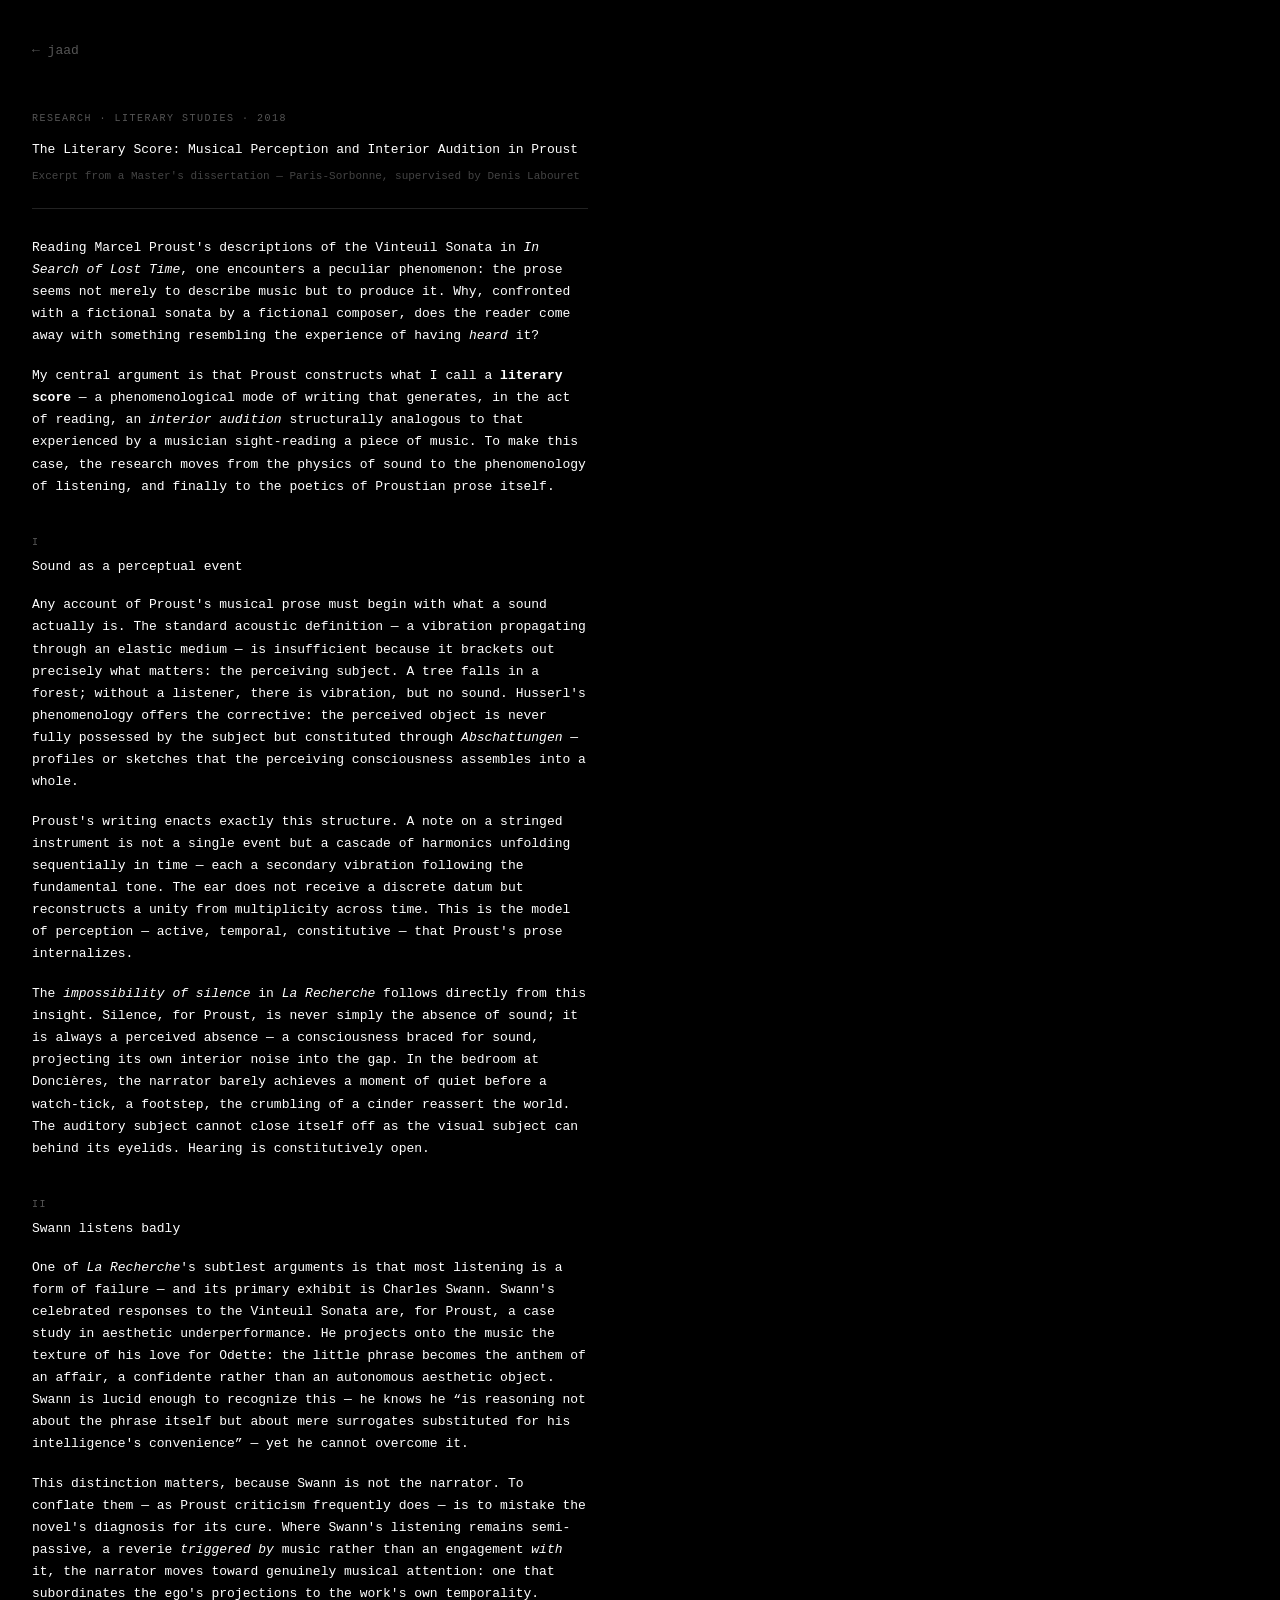
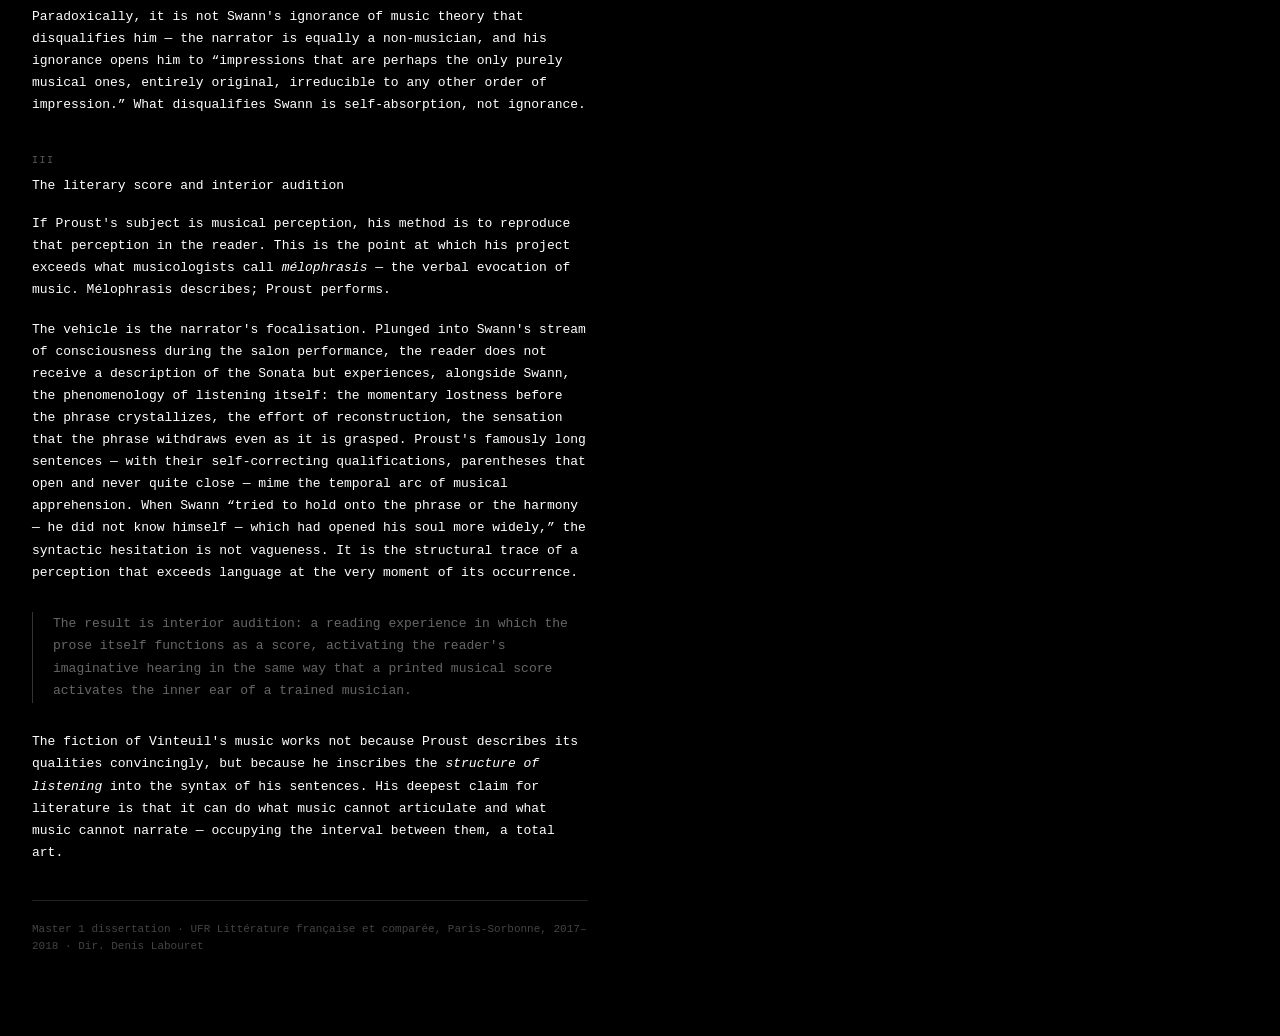
<file: essay-proust.html>
<!DOCTYPE html>
<html lang="en">
<head>
  <meta charset="UTF-8" />
  <meta name="viewport" content="width=device-width, initial-scale=1.0" />
  <title>The Literary Score — jaad</title>
  <link rel="stylesheet" href="style.css" />
</head>
<body class="theme-serif">
<div class="wrap">

  <a class="back" href="index.html">← jaad</a>

  <p class="eyebrow">Research · Literary Studies · 2018</p>
  <h1>The Literary Score: Musical Perception and Interior Audition in Proust</h1>
  <p class="subtitle">Excerpt from a Master's dissertation &mdash; Paris-Sorbonne, supervised by Denis Labouret</p>

  <hr>

  <p>Reading Marcel Proust's descriptions of the Vinteuil Sonata in <em>In Search of Lost Time</em>, one encounters a peculiar phenomenon: the prose seems not merely to describe music but to produce it. Why, confronted with a fictional sonata by a fictional composer, does the reader come away with something resembling the experience of having <em>heard</em> it?</p>

  <p>My central argument is that Proust constructs what I call a <strong>literary score</strong> &mdash; a phenomenological mode of writing that generates, in the act of reading, an <em>interior audition</em> structurally analogous to that experienced by a musician sight-reading a piece of music. To make this case, the research moves from the physics of sound to the phenomenology of listening, and finally to the poetics of Proustian prose itself.</p>

  <div class="section-block">
    <span class="sec-label">I</span>
    <h2>Sound as a perceptual event</h2>
    <p>Any account of Proust's musical prose must begin with what a sound actually is. The standard acoustic definition &mdash; a vibration propagating through an elastic medium &mdash; is insufficient because it brackets out precisely what matters: the perceiving subject. A tree falls in a forest; without a listener, there is vibration, but no sound. Husserl's phenomenology offers the corrective: the perceived object is never fully possessed by the subject but constituted through <em>Abschattungen</em> &mdash; profiles or sketches that the perceiving consciousness assembles into a whole.</p>
    <p>Proust's writing enacts exactly this structure. A note on a stringed instrument is not a single event but a cascade of harmonics unfolding sequentially in time &mdash; each a secondary vibration following the fundamental tone. The ear does not receive a discrete datum but reconstructs a unity from multiplicity across time. This is the model of perception &mdash; active, temporal, constitutive &mdash; that Proust's prose internalizes.</p>
    <p>The <em>impossibility of silence</em> in <em>La Recherche</em> follows directly from this insight. Silence, for Proust, is never simply the absence of sound; it is always a perceived absence &mdash; a consciousness braced for sound, projecting its own interior noise into the gap. In the bedroom at Doncières, the narrator barely achieves a moment of quiet before a watch-tick, a footstep, the crumbling of a cinder reassert the world. The auditory subject cannot close itself off as the visual subject can behind its eyelids. Hearing is constitutively open.</p>
  </div>

  <div class="section-block">
    <span class="sec-label">II</span>
    <h2>Swann listens badly</h2>
    <p>One of <em>La Recherche</em>'s subtlest arguments is that most listening is a form of failure &mdash; and its primary exhibit is Charles Swann. Swann's celebrated responses to the Vinteuil Sonata are, for Proust, a case study in aesthetic underperformance. He projects onto the music the texture of his love for Odette: the little phrase becomes the anthem of an affair, a confidente rather than an autonomous aesthetic object. Swann is lucid enough to recognize this &mdash; he knows he &ldquo;is reasoning not about the phrase itself but about mere surrogates substituted for his intelligence's convenience&rdquo; &mdash; yet he cannot overcome it.</p>
    <p>This distinction matters, because Swann is not the narrator. To conflate them &mdash; as Proust criticism frequently does &mdash; is to mistake the novel's diagnosis for its cure. Where Swann's listening remains semi-passive, a reverie <em>triggered by</em> music rather than an engagement <em>with</em> it, the narrator moves toward genuinely musical attention: one that subordinates the ego's projections to the work's own temporality. Paradoxically, it is not Swann's ignorance of music theory that disqualifies him &mdash; the narrator is equally a non-musician, and his ignorance opens him to &ldquo;impressions that are perhaps the only purely musical ones, entirely original, irreducible to any other order of impression.&rdquo; What disqualifies Swann is self-absorption, not ignorance.</p>
  </div>

  <div class="section-block">
    <span class="sec-label">III</span>
    <h2>The literary score and interior audition</h2>
    <p>If Proust's subject is musical perception, his method is to reproduce that perception in the reader. This is the point at which his project exceeds what musicologists call <em>mélophrasis</em> &mdash; the verbal evocation of music. Mélophrasis describes; Proust performs.</p>
    <p>The vehicle is the narrator's focalisation. Plunged into Swann's stream of consciousness during the salon performance, the reader does not receive a description of the Sonata but experiences, alongside Swann, the phenomenology of listening itself: the momentary lostness before the phrase crystallizes, the effort of reconstruction, the sensation that the phrase withdraws even as it is grasped. Proust's famously long sentences &mdash; with their self-correcting qualifications, parentheses that open and never quite close &mdash; mime the temporal arc of musical apprehension. When Swann &ldquo;tried to hold onto the phrase or the harmony &mdash; he did not know himself &mdash; which had opened his soul more widely,&rdquo; the syntactic hesitation is not vagueness. It is the structural trace of a perception that exceeds language at the very moment of its occurrence.</p>

    <blockquote><p>The result is interior audition: a reading experience in which the prose itself functions as a score, activating the reader's imaginative hearing in the same way that a printed musical score activates the inner ear of a trained musician.</p></blockquote>

    <p>The fiction of Vinteuil's music works not because Proust describes its qualities convincingly, but because he inscribes the <em>structure of listening</em> into the syntax of his sentences. His deepest claim for literature is that it can do what music cannot articulate and what music cannot narrate &mdash; occupying the interval between them, a total art.</p>
  </div>

  <div class="footer">
    Master 1 dissertation &middot; UFR Littérature française et comparée, Paris-Sorbonne, 2017&ndash;2018 &middot; Dir. Denis Labouret
  </div>

</div>
</body>
</html>
</file>
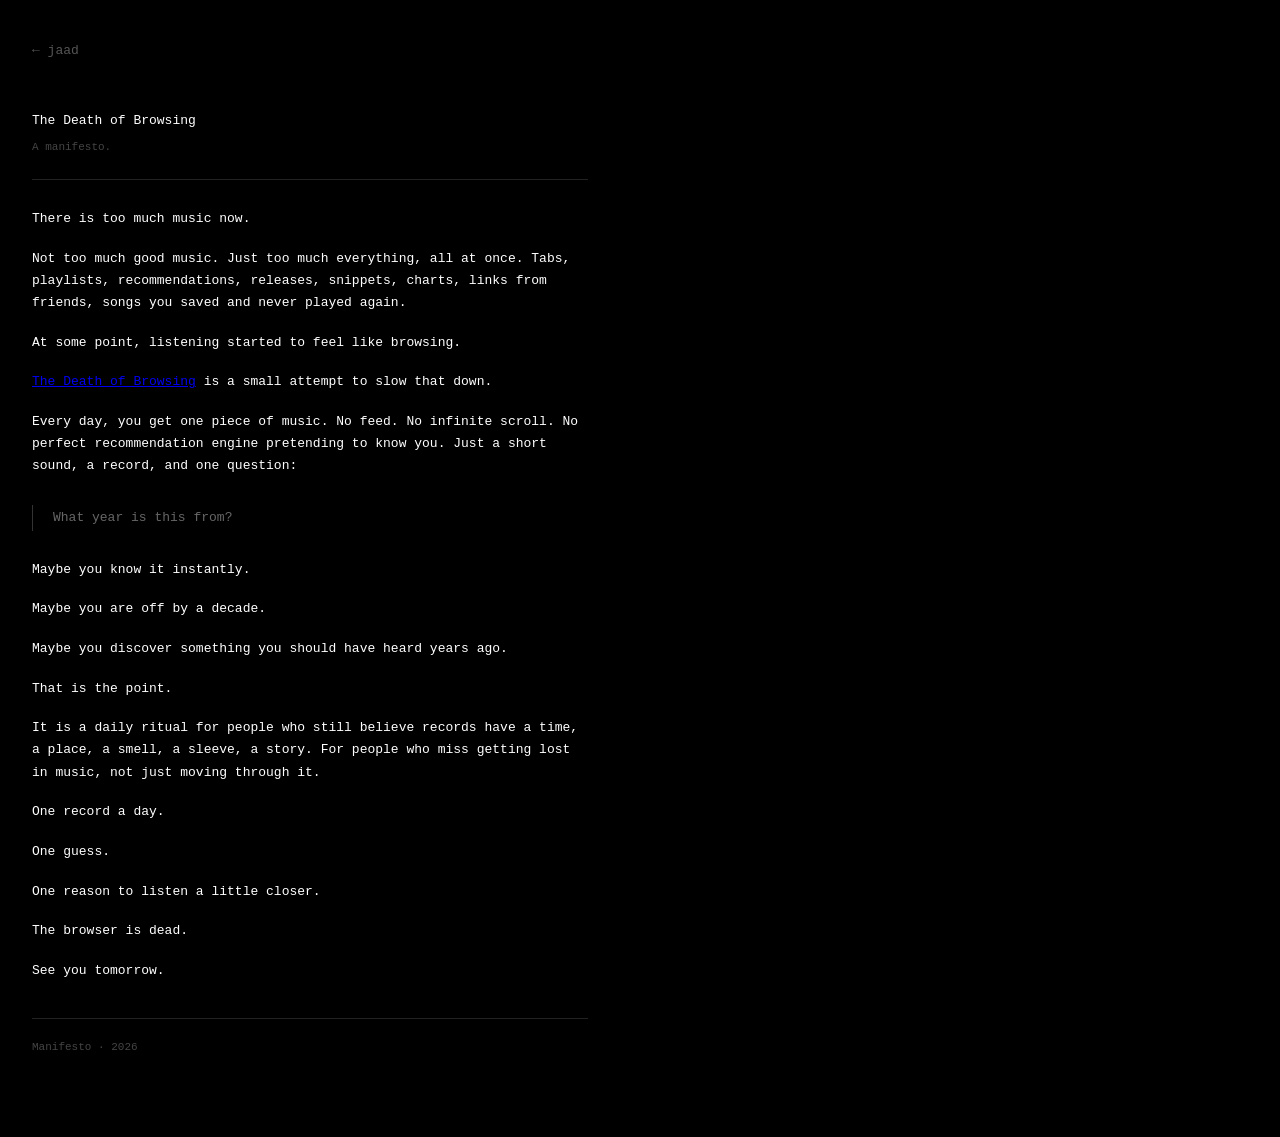
<file: manifesto.html>
<!DOCTYPE html>
<html lang="en">
<head>
  <meta charset="UTF-8" />
  <meta name="viewport" content="width=device-width, initial-scale=1.0" />
  <title>The Death of Browsing — jaad</title>
  <link rel="stylesheet" href="style.css" />
</head>
<body class="theme-serif">
<div class="wrap">

  <a class="back" href="index.html">← jaad</a>

  <h1>The Death of Browsing</h1>
  <p class="subtitle">A manifesto.</p>

  <hr>

  <p>There is too much music now.</p>
  <p>Not too much good music. Just too much everything, all at once. Tabs, playlists, recommendations, releases, snippets, charts, links from friends, songs you saved and never played again.</p>
  <p>At some point, listening started to feel like browsing.</p>
  <p><a href="https://the-death-of-browsing.vercel.app/">The Death of Browsing</a> is a small attempt to slow that down.</p>
  <p>Every day, you get one piece of music. No feed. No infinite scroll. No perfect recommendation engine pretending to know you. Just a short sound, a record, and one question:</p>
  <blockquote>What year is this from?</blockquote>
  <p>Maybe you know it instantly.</p>
  <p>Maybe you are off by a decade.</p>
  <p>Maybe you discover something you should have heard years ago.</p>
  <p>That is the point.</p>
  <p>It is a daily ritual for people who still believe records have a time, a place, a smell, a sleeve, a story. For people who miss getting lost in music, not just moving through it.</p>
  <p>One record a day.</p>
  <p>One guess.</p>
  <p>One reason to listen a little closer.</p>
  <p>The browser is dead.</p>
  <p>See you tomorrow.</p>

  <div class="footer">
    Manifesto &middot; 2026
  </div>

</div>
</body>
</html>
</file>
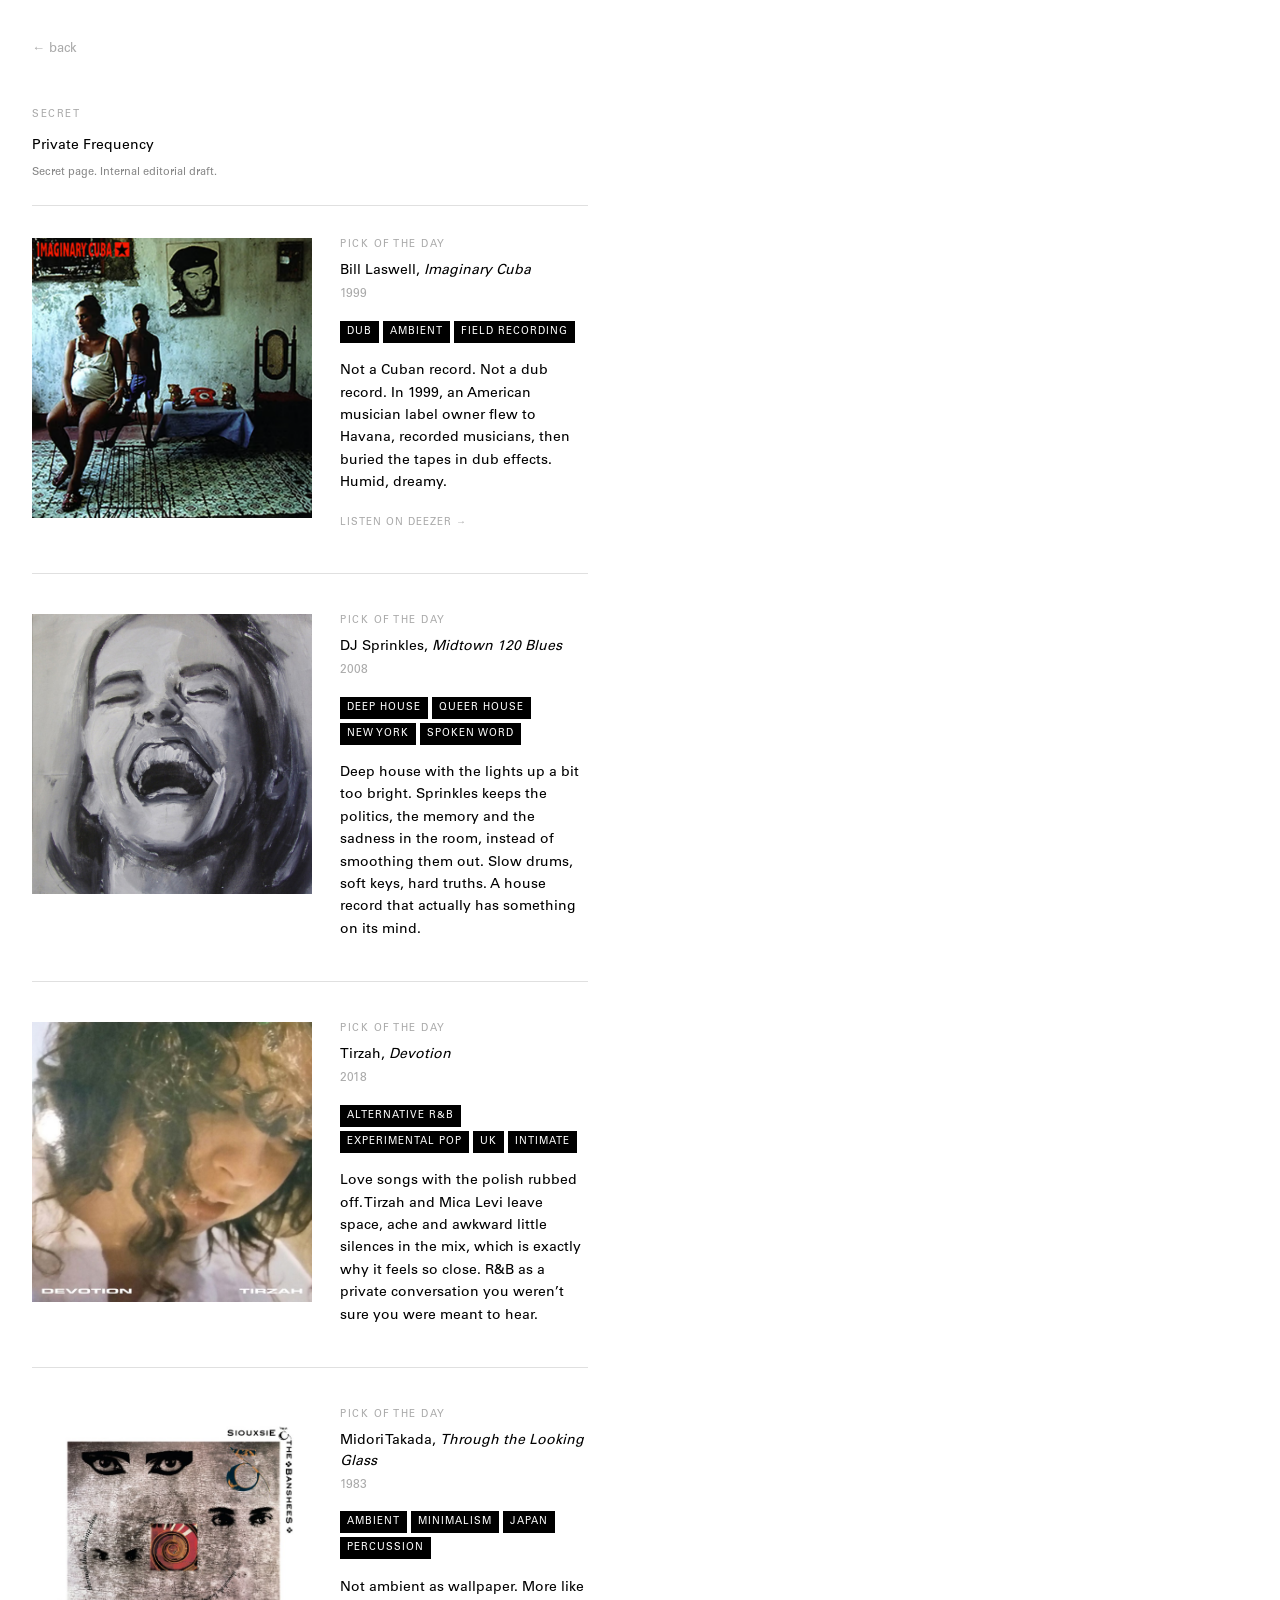
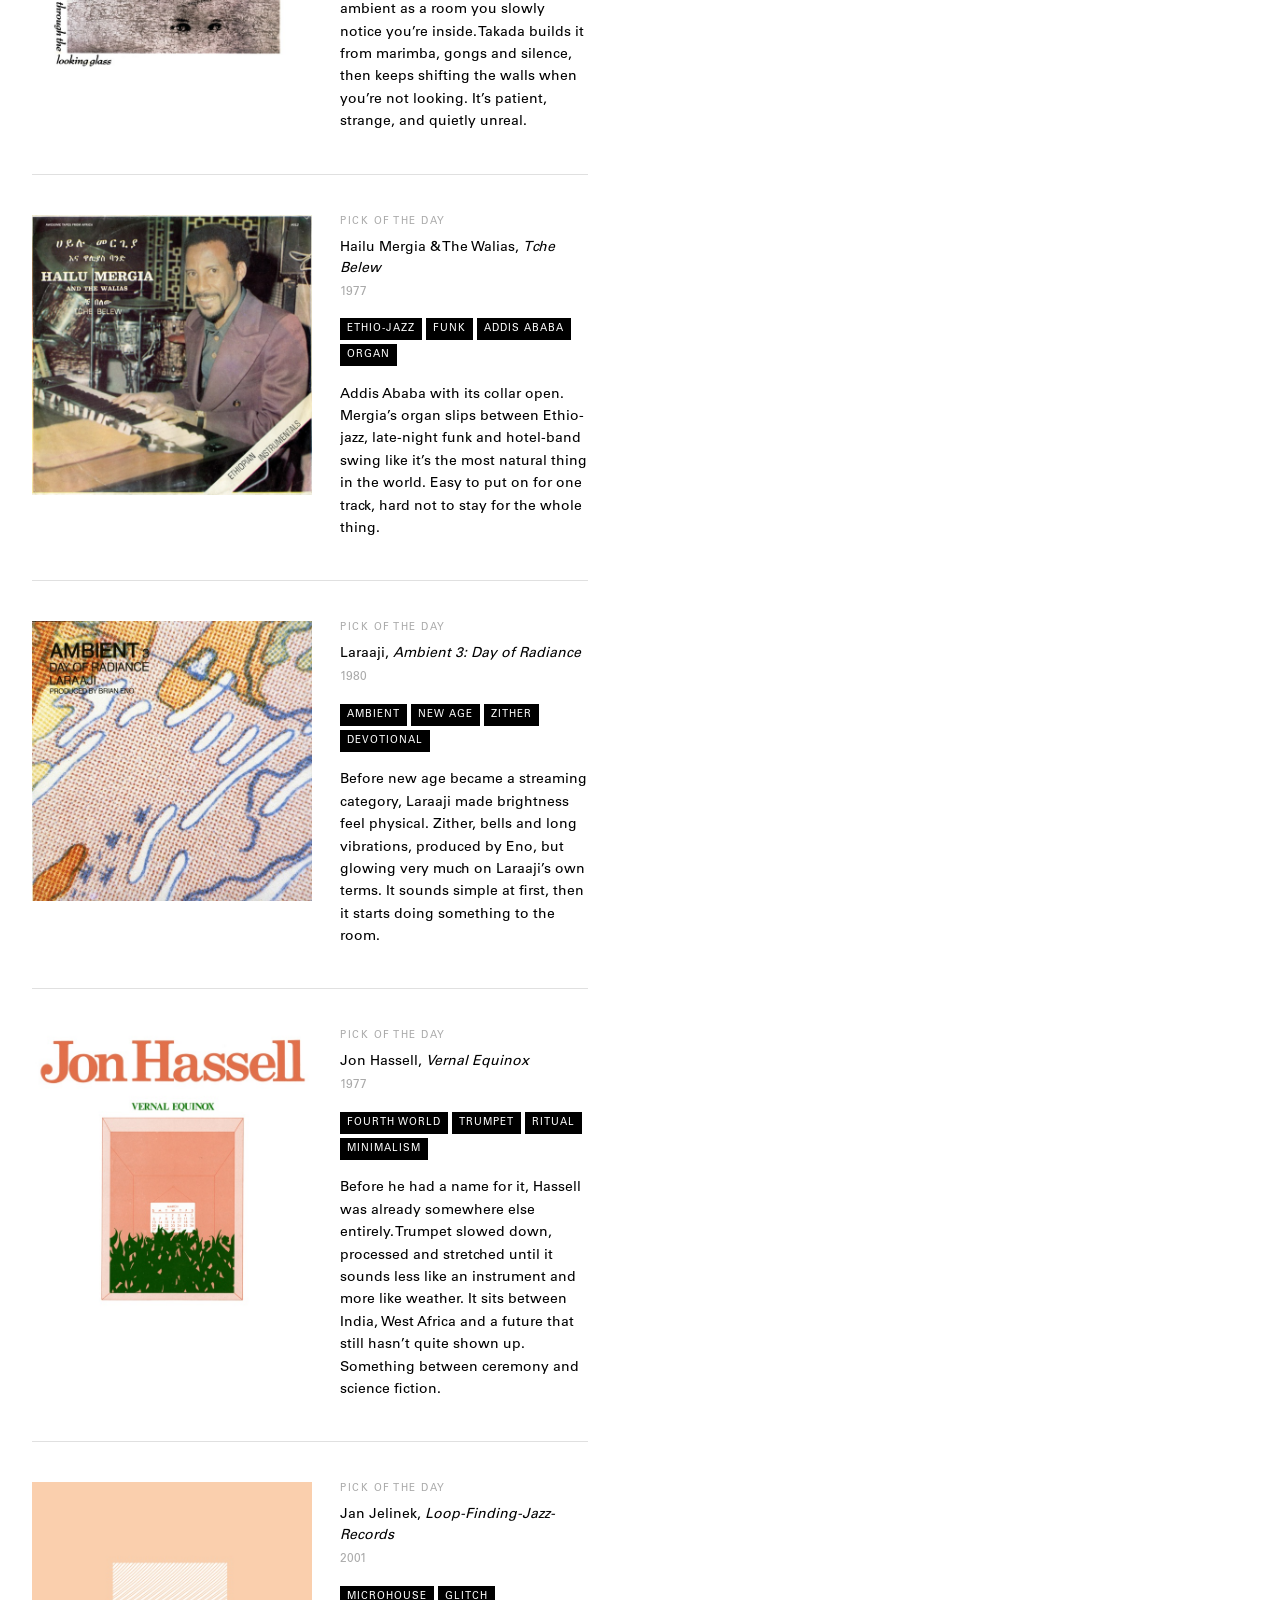
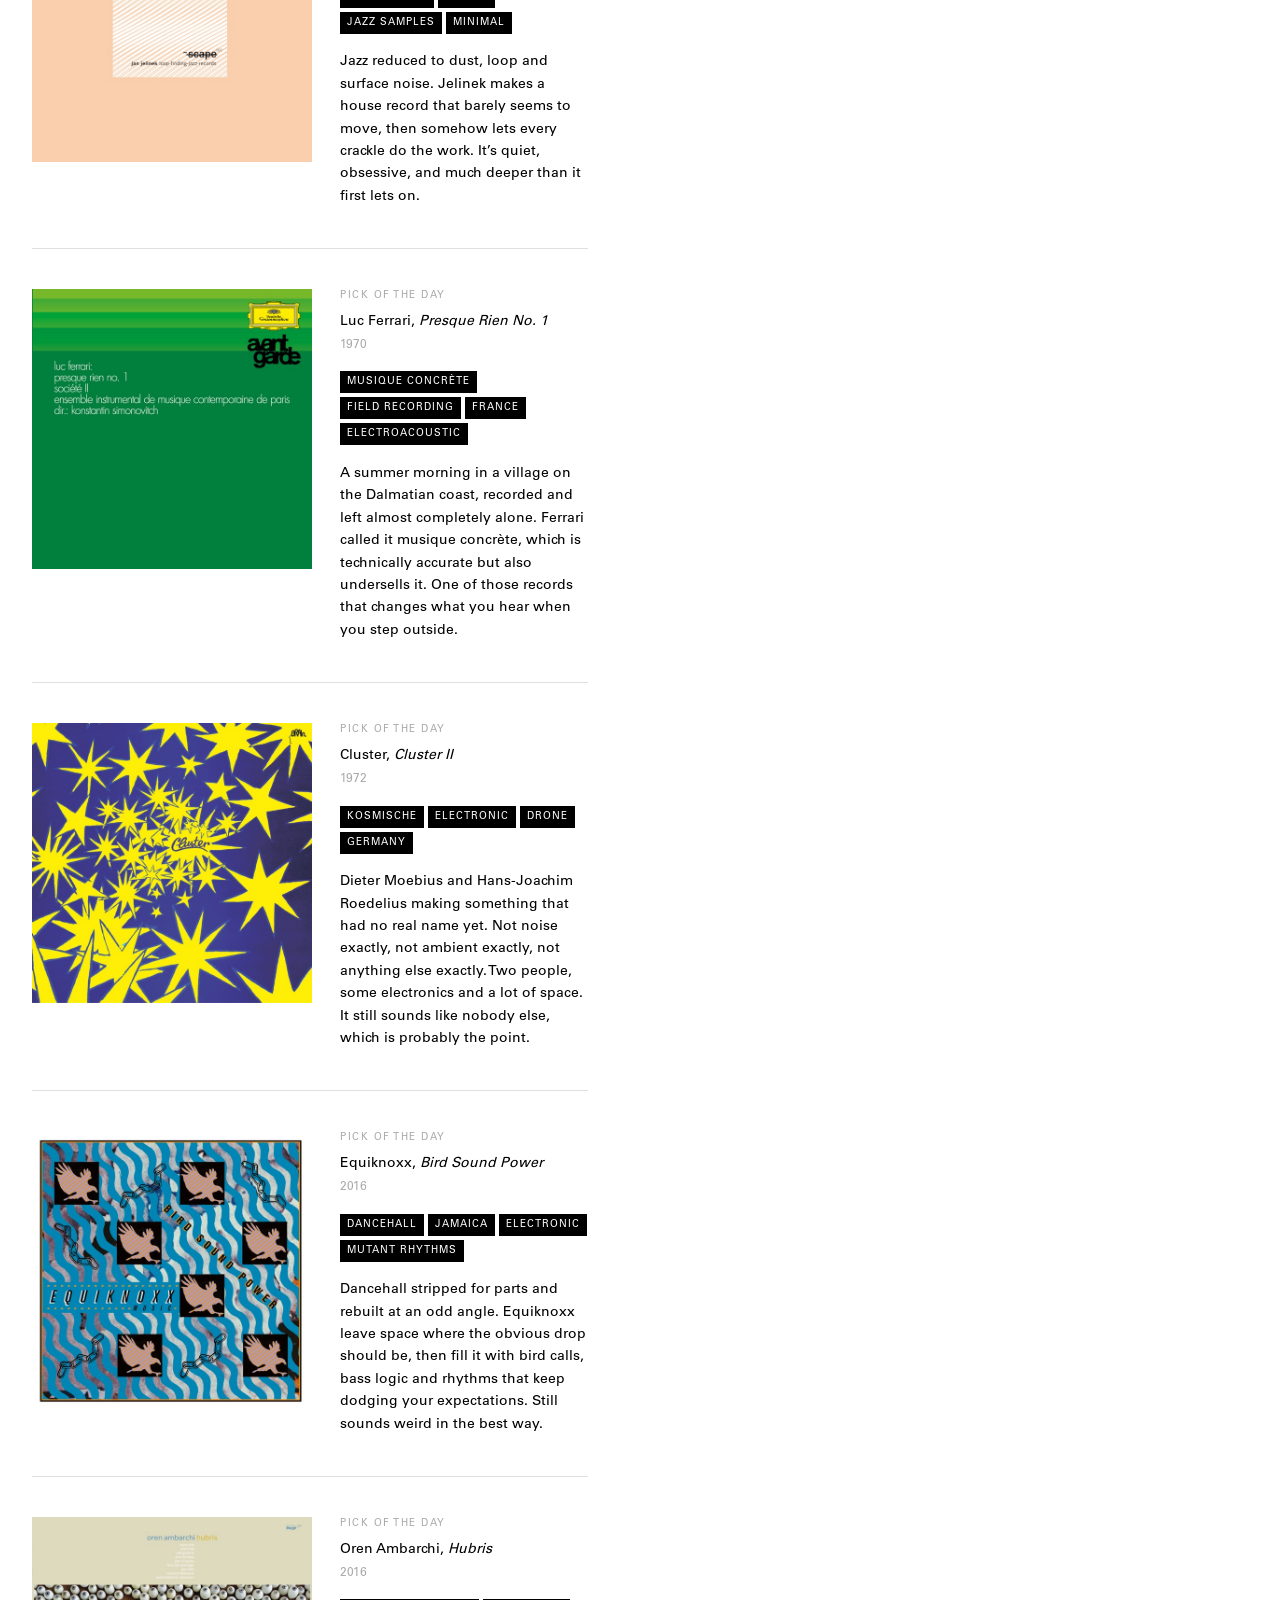
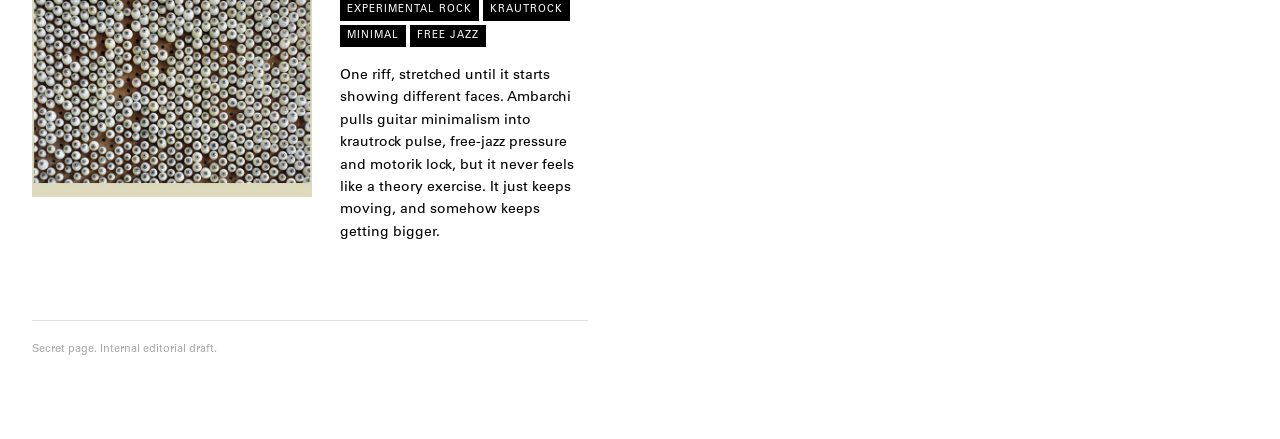
<file: private-frequency.html>
<!DOCTYPE html>

<html lang="en">

<head>

  <meta charset="UTF-8" />

  <meta name="viewport" content="width=device-width, initial-scale=1.0" />

  <title>NTS Daily picks</title>

  <link rel="stylesheet" href="style.css" />

  <style>

    @font-face {

      font-family: 'Univers';

      src: url('assets/Fonts/UniversLTStd.otf') format('opentype');

      font-weight: normal;

      font-style: normal;

    }

    @font-face {

      font-family: 'Univers';

      src: url('assets/Fonts/UniversLTStd-Bold.otf') format('opentype');

      font-weight: bold;

      font-style: normal;

    }

    @font-face {

      font-family: 'Univers';

      src: url('assets/Fonts/UniversLTStd-Light.otf') format('opentype');

      font-weight: 300;

      font-style: normal;

    }

    body.theme-serif {

      background: #fff;

      color: #000;

      font-family: 'Univers', Helvetica, Arial, sans-serif;

      font-size: 14px;

      line-height: 1.5;

    }

    body.theme-serif .back { color: #aaa; font-family: 'Univers', Helvetica, Arial, sans-serif; }

    body.theme-serif .back:hover { color: #000; }

    body.theme-serif .eyebrow { color: #aaa; font-family: 'Univers', Helvetica, Arial, sans-serif; }

    body.theme-serif h1 { color: #000; font-family: 'Univers', Helvetica, Arial, sans-serif; font-size: 14px; }

    body.theme-serif .subtitle { color: #888; font-family: 'Univers', Helvetica, Arial, sans-serif; }

    body.theme-serif hr { border-top-color: #e0e0e0; }

    body.theme-serif .footer { border-top-color: #e0e0e0; color: #aaa; font-family: 'Univers', Helvetica, Arial, sans-serif; }

    .picks {

      margin-top: 2rem;

    }

    .pick {

      display: grid;

      grid-template-columns: 280px 1fr;

      gap: 28px;

      padding: 0 0 40px;

      margin-bottom: 40px;

      border-bottom: 1px solid #e0e0e0;

    }

    .pick:last-child {

      border-bottom: none;

      margin-bottom: 0;

    }

    .pick-image {

      width: 280px;

      height: 280px;

      object-fit: cover;

      background-color: #ddd;

      display: block;

    }

    .pick-kicker {

      font-size: 10px;

      letter-spacing: .15em;

      text-transform: uppercase;

      color: #aaa;

      margin-bottom: .5rem;

    }

    body.theme-serif .pick-title,

    body.theme-serif .pick-title em {

      font-size: 14px;

      font-weight: normal;

      line-height: 1.5;

      color: #000 !important;

      margin-bottom: .25rem;

    }

    .pick-year {

      font-size: 12px;

      color: #aaa;

      margin-bottom: .6rem;

      line-height: 1.4;

    }

    .pick-tags {

      display: flex;

      flex-wrap: wrap;

      gap: 4px;

      margin-bottom: .9rem;

    }

    .pick-tags .tag {

      font-size: 10px;

      letter-spacing: .1em;

      text-transform: uppercase;

      background: #000;

      color: #fff;

      padding: 3px 7px;

      line-height: 1.6;

      white-space: nowrap;

    }

    .pick-copy {

      color: #000;

      margin-bottom: .6rem;

      line-height: 1.6;

    }

    .pick-listen {

      font-size: 10px;

      letter-spacing: .1em;

      text-transform: uppercase;

      color: #aaa;

      text-decoration: none;

    }

    .pick-listen:hover { color: #000; }

    @media (max-width: 640px) {

      .wrap {

        padding: 32px 20px 64px;

      }

      .pick {

        grid-template-columns: 1fr;

      }

      .pick-image {

        width: 100%;

        height: auto;

        aspect-ratio: 1;

      }

    }

  </style>

</head>

<body class="theme-serif">

  <main class="wrap">

    <a class="back" href="https://who-the-f-is-jaad.github.io/jaad/">← back</a>

    <div class="eyebrow">Secret</div>

    <h1>Private Frequency</h1>

    <p class="subtitle">

Secret page. Internal editorial draft.
    </p>

    <hr />

    <section class="picks" aria-label="Private Frequency selections">

      <article class="pick">

        <img

          class="pick-image"

          src="assets/picks/bill-laswell-imaginary-cuba.avif"

          alt="Bill Laswell, Imaginary Cuba album cover"

        />

        <div class="pick-content">

          <div class="pick-kicker">Pick of the Day</div>

          <h2 class="pick-title">Bill Laswell, <em>Imaginary Cuba</em></h2>

          <p class="pick-year">1999</p>

          <p class="pick-tags"><span class="tag">Dub</span><span class="tag">Ambient</span><span class="tag">Field Recording</span></p>

          <p class="pick-copy">

            Not a Cuban record. Not a dub record. In 1999, an American musician label owner flew to Havana, recorded musicians, then buried the tapes in dub effects. Humid, dreamy.

          </p>

          <a class="pick-listen" href="https://www.deezer.com/us/album/107932" target="_blank" rel="noopener">Listen on Deezer →</a>

        </div>

      </article>

      <article class="pick">

        <img

          class="pick-image"

          src="assets/picks/dj-sprinkles-midtown-120-blues.jpg"

          alt="DJ Sprinkles, Midtown 120 Blues album cover"

        />

        <div class="pick-content">

          <div class="pick-kicker">Pick of the Day</div>

          <h2 class="pick-title">DJ Sprinkles, <em>Midtown 120 Blues</em></h2>

          <p class="pick-year">2008</p>

          <p class="pick-tags"><span class="tag">Deep House</span><span class="tag">Queer House</span><span class="tag">New York</span><span class="tag">Spoken Word</span></p>

          <p class="pick-copy">

            Deep house with the lights up a bit too bright. Sprinkles keeps the politics, the memory and the sadness in the room, instead of smoothing them out. Slow drums, soft keys, hard truths. A house record that actually has something on its mind.

          </p>

        </div>

      </article>

      <article class="pick">

        <img

          class="pick-image"

          src="assets/picks/tirzah-devotion.jpg"

          alt="Tirzah, Devotion album cover"

        />

        <div class="pick-content">

          <div class="pick-kicker">Pick of the Day</div>

          <h2 class="pick-title">Tirzah, <em>Devotion</em></h2>

          <p class="pick-year">2018</p>

          <p class="pick-tags"><span class="tag">Alternative R&amp;B</span><span class="tag">Experimental Pop</span><span class="tag">UK</span><span class="tag">Intimate</span></p>

          <p class="pick-copy">

            Love songs with the polish rubbed off. Tirzah and Mica Levi leave space, ache and awkward little silences in the mix, which is exactly why it feels so close. R&amp;B as a private conversation you weren’t sure you were meant to hear.

          </p>

        </div>

      </article>

      <article class="pick">

        <img

          class="pick-image"

          src="assets/picks/midori-takada-through-the-looking-glass.jpg"

          alt="Midori Takada, Through the Looking Glass album cover"

        />

        <div class="pick-content">

          <div class="pick-kicker">Pick of the Day</div>

          <h2 class="pick-title">Midori Takada, <em>Through the Looking Glass</em></h2>

          <p class="pick-year">1983</p>

          <p class="pick-tags"><span class="tag">Ambient</span><span class="tag">Minimalism</span><span class="tag">Japan</span><span class="tag">Percussion</span></p>

          <p class="pick-copy">

            Not ambient as wallpaper. More like ambient as a room you slowly notice you’re inside. Takada builds it from marimba, gongs and silence, then keeps shifting the walls when you’re not looking. It’s patient, strange, and quietly unreal.

          </p>

        </div>

      </article>

      <article class="pick">

        <img

          class="pick-image"

          src="assets/picks/hailu-mergia-and-the-walias-tche-belew.jpg"

          alt="Hailu Mergia and The Walias, Tche Belew album cover"

        />

        <div class="pick-content">

          <div class="pick-kicker">Pick of the Day</div>

          <h2 class="pick-title">Hailu Mergia &amp; The Walias, <em>Tche Belew</em></h2>

          <p class="pick-year">1977</p>

          <p class="pick-tags"><span class="tag">Ethio-Jazz</span><span class="tag">Funk</span><span class="tag">Addis Ababa</span><span class="tag">Organ</span></p>

          <p class="pick-copy">

            Addis Ababa with its collar open. Mergia’s organ slips between Ethio-jazz, late-night funk and hotel-band swing like it’s the most natural thing in the world. Easy to put on for one track, hard not to stay for the whole thing.

          </p>

        </div>

      </article>

      <article class="pick">

        <img

          class="pick-image"

          src="assets/picks/laraaji-ambient-3-day-of-radiance.jpg"

          alt="Laraaji, Ambient 3: Day of Radiance album cover"

        />

        <div class="pick-content">

          <div class="pick-kicker">Pick of the Day</div>

          <h2 class="pick-title">Laraaji, <em>Ambient 3: Day of Radiance</em></h2>

          <p class="pick-year">1980</p>

          <p class="pick-tags"><span class="tag">Ambient</span><span class="tag">New Age</span><span class="tag">Zither</span><span class="tag">Devotional</span></p>

          <p class="pick-copy">

            Before new age became a streaming category, Laraaji made brightness feel physical. Zither, bells and long vibrations, produced by Eno, but glowing very much on Laraaji’s own terms. It sounds simple at first, then it starts doing something to the room.

          </p>

        </div>

      </article>

      <article class="pick">

        <img

          class="pick-image"

          src="assets/picks/jon-hassell-vernal-equinox.jpg"

          alt="Jon Hassell, Vernal Equinox album cover"

        />

        <div class="pick-content">

          <div class="pick-kicker">Pick of the Day</div>

          <h2 class="pick-title">Jon Hassell, <em>Vernal Equinox</em></h2>

          <p class="pick-year">1977</p>

          <p class="pick-tags"><span class="tag">Fourth World</span><span class="tag">Trumpet</span><span class="tag">Ritual</span><span class="tag">Minimalism</span></p>

          <p class="pick-copy">

            Before he had a name for it, Hassell was already somewhere else entirely. Trumpet slowed down, processed and stretched until it sounds less like an instrument and more like weather. It sits between India, West Africa and a future that still hasn’t quite shown up. Something between ceremony and science fiction.

          </p>

        </div>

      </article>

      <article class="pick">

        <img

          class="pick-image"

          src="assets/picks/jan-jelinek-loop-finding-jazz-records.jpg"

          alt="Jan Jelinek, Loop-Finding-Jazz-Records album cover"

        />

        <div class="pick-content">

          <div class="pick-kicker">Pick of the Day</div>

          <h2 class="pick-title">Jan Jelinek, <em>Loop-Finding-Jazz-Records</em></h2>

          <p class="pick-year">2001</p>

          <p class="pick-tags"><span class="tag">Microhouse</span><span class="tag">Glitch</span><span class="tag">Jazz Samples</span><span class="tag">Minimal</span></p>

          <p class="pick-copy">

            Jazz reduced to dust, loop and surface noise. Jelinek makes a house record that barely seems to move, then somehow lets every crackle do the work. It’s quiet, obsessive, and much deeper than it first lets on.

          </p>

        </div>

      </article>

      <article class="pick">

        <img

          class="pick-image"

          src="assets/picks/luc-ferrari-presque-rien-no-1.jpg"

          alt="Luc Ferrari, Presque Rien No. 1 album cover"

        />

        <div class="pick-content">

          <div class="pick-kicker">Pick of the Day</div>

          <h2 class="pick-title">Luc Ferrari, <em>Presque Rien No. 1</em></h2>

          <p class="pick-year">1970</p>

          <p class="pick-tags"><span class="tag">Musique Concrète</span><span class="tag">Field Recording</span><span class="tag">France</span><span class="tag">Electroacoustic</span></p>

          <p class="pick-copy">

            A summer morning in a village on the Dalmatian coast, recorded and left almost completely alone. Ferrari called it musique concrète, which is technically accurate but also undersells it. One of those records that changes what you hear when you step outside.

          </p>

        </div>

      </article>

      <article class="pick">

        <img

          class="pick-image"

          src="assets/picks/cluster-cluster-ii.jpg"

          alt="Cluster, Cluster II album cover"

        />

        <div class="pick-content">

          <div class="pick-kicker">Pick of the Day</div>

          <h2 class="pick-title">Cluster, <em>Cluster II</em></h2>

          <p class="pick-year">1972</p>

          <p class="pick-tags"><span class="tag">Kosmische</span><span class="tag">Electronic</span><span class="tag">Drone</span><span class="tag">Germany</span></p>

          <p class="pick-copy">

            Dieter Moebius and Hans-Joachim Roedelius making something that had no real name yet. Not noise exactly, not ambient exactly, not anything else exactly. Two people, some electronics and a lot of space. It still sounds like nobody else, which is probably the point.

          </p>

        </div>

      </article>

      <article class="pick">

        <img

          class="pick-image"

          src="assets/picks/equiknoxx-bird-sound-power.jpg"

          alt="Equiknoxx, Bird Sound Power album cover"

        />

        <div class="pick-content">

          <div class="pick-kicker">Pick of the Day</div>

          <h2 class="pick-title">Equiknoxx, <em>Bird Sound Power</em></h2>

          <p class="pick-year">2016</p>

          <p class="pick-tags"><span class="tag">Dancehall</span><span class="tag">Jamaica</span><span class="tag">Electronic</span><span class="tag">Mutant Rhythms</span></p>

          <p class="pick-copy">

            Dancehall stripped for parts and rebuilt at an odd angle. Equiknoxx leave space where the obvious drop should be, then fill it with bird calls, bass logic and rhythms that keep dodging your expectations. Still sounds weird in the best way.

          </p>

        </div>

      </article>

      <article class="pick">

        <img

          class="pick-image"

          src="assets/picks/oren-ambarchi-hubris.jpg"

          alt="Oren Ambarchi, Hubris album cover"

        />

        <div class="pick-content">

          <div class="pick-kicker">Pick of the Day</div>

          <h2 class="pick-title">Oren Ambarchi, <em>Hubris</em></h2>

          <p class="pick-year">2016</p>

          <p class="pick-tags"><span class="tag">Experimental Rock</span><span class="tag">Krautrock</span><span class="tag">Minimal</span><span class="tag">Free Jazz</span></p>

          <p class="pick-copy">

            One riff, stretched until it starts showing different faces. Ambarchi pulls guitar minimalism into krautrock pulse, free-jazz pressure and motorik lock, but it never feels like a theory exercise. It just keeps moving, and somehow keeps getting bigger.

          </p>

        </div>

      </article>

        </section>

    <footer class="footer">

      Secret page. Internal editorial draft.

    </footer>

  </main>

</body>

</html>
</file>
<file: style.css>
@font-face {
  font-family: 'RacingSansOne';
  src: url('assets/Racing_Sans_One/RacingSansOne-Regular.ttf') format('truetype');
  font-weight: normal;
  font-style: normal;
}

/* reset */
*, *::before, *::after { box-sizing: border-box; margin: 0; padding: 0; }

/* base */
body {
  background: #000;
  color: #fff;
  min-height: 100vh;
}

.wrap {
  max-width: 620px;
  margin: 0;
  padding: 40px 32px 80px;
  position: relative;
}

/* ─── theme-mono (index) ─────────────────────────────────── */

body.theme-mono {
  font-family: 'Courier New', Courier, monospace;
  font-size: 13px;
  line-height: 1.6;
}

.theme-mono .top {
  font-family: 'RacingSansOne', 'Courier New', Courier, monospace;
  font-size: 52px;
  font-style: normal;
  color: #fff;
  line-height: 1;
  margin-bottom: 4px;
}

.theme-mono .foot { margin-top: 0; margin-bottom: 40px; }
.theme-mono .foot a { color: #555; text-decoration: none; }
.theme-mono .foot a:hover { color: #fff; }

.theme-mono .block { margin-bottom: 40px; }
.theme-mono .block-label {
  border-top: 1px solid #fff;
  padding-top: 6px;
  margin-bottom: 10px;
  text-transform: uppercase;
  letter-spacing: 0.12em;
  font-size: 10px;
  color: #fff;
}
.theme-mono .line { display: flex; }
.theme-mono .line .d { min-width: 96px; flex-shrink: 0; margin-right: 16px; color: #555; }
.theme-mono .line .c a { color: #fff; text-decoration: none; }
.theme-mono .line .c a:hover { text-decoration: underline; }

/* ─── theme-serif (essays) ───────────────────────────────── */

body.theme-serif {
  font-family: 'Courier New', Courier, monospace;
  font-size: 13px;
  line-height: 1.7;
}

.theme-serif .back {
  font-size: 13px;
  color: #555;
  text-decoration: none;
  display: block;
  margin-bottom: 48px;
}
.theme-serif .back:hover { color: #fff; }

.theme-serif .eyebrow {
  font-size: 10px;
  letter-spacing: .15em;
  text-transform: uppercase;
  color: #555;
  margin-bottom: .75rem;
}

.theme-serif h1 {
  font-size: 13px;
  font-weight: normal;
  color: #fff;
  line-height: 1.7;
  margin-bottom: .4rem;
}

.theme-serif .subtitle {
  font-size: 11px;
  color: #444;
  margin-bottom: 0;
  line-height: 1.5;
}

.theme-serif hr {
  border: none;
  border-top: 1px solid #222;
  margin: 1.5rem 0 1.75rem;
}

.theme-serif p { margin-bottom: 1.1rem; }
.theme-serif p:last-child { margin-bottom: 0; }
.theme-serif .section-block { margin-top: 2.25rem; }

.theme-serif .sec-label {
  font-size: 10px;
  letter-spacing: .15em;
  text-transform: uppercase;
  color: #555;
  display: block;
  margin-bottom: .35rem;
}

.theme-serif h2 {
  font-size: 13px;
  font-weight: normal;
  color: #fff;
  margin-bottom: 1rem;
  line-height: 1.7;
}

.theme-serif blockquote {
  border-left: 1px solid #333;
  padding: .1rem 0 .1rem 1.25rem;
  margin: 1.75rem 0;
  color: #666;
}
.theme-serif blockquote p { margin: 0; }

.theme-serif .footer {
  margin-top: 2.25rem;
  padding-top: 1.25rem;
  border-top: 1px solid #222;
  font-size: 11px;
  color: #444;
  line-height: 1.6;
}
</file>
